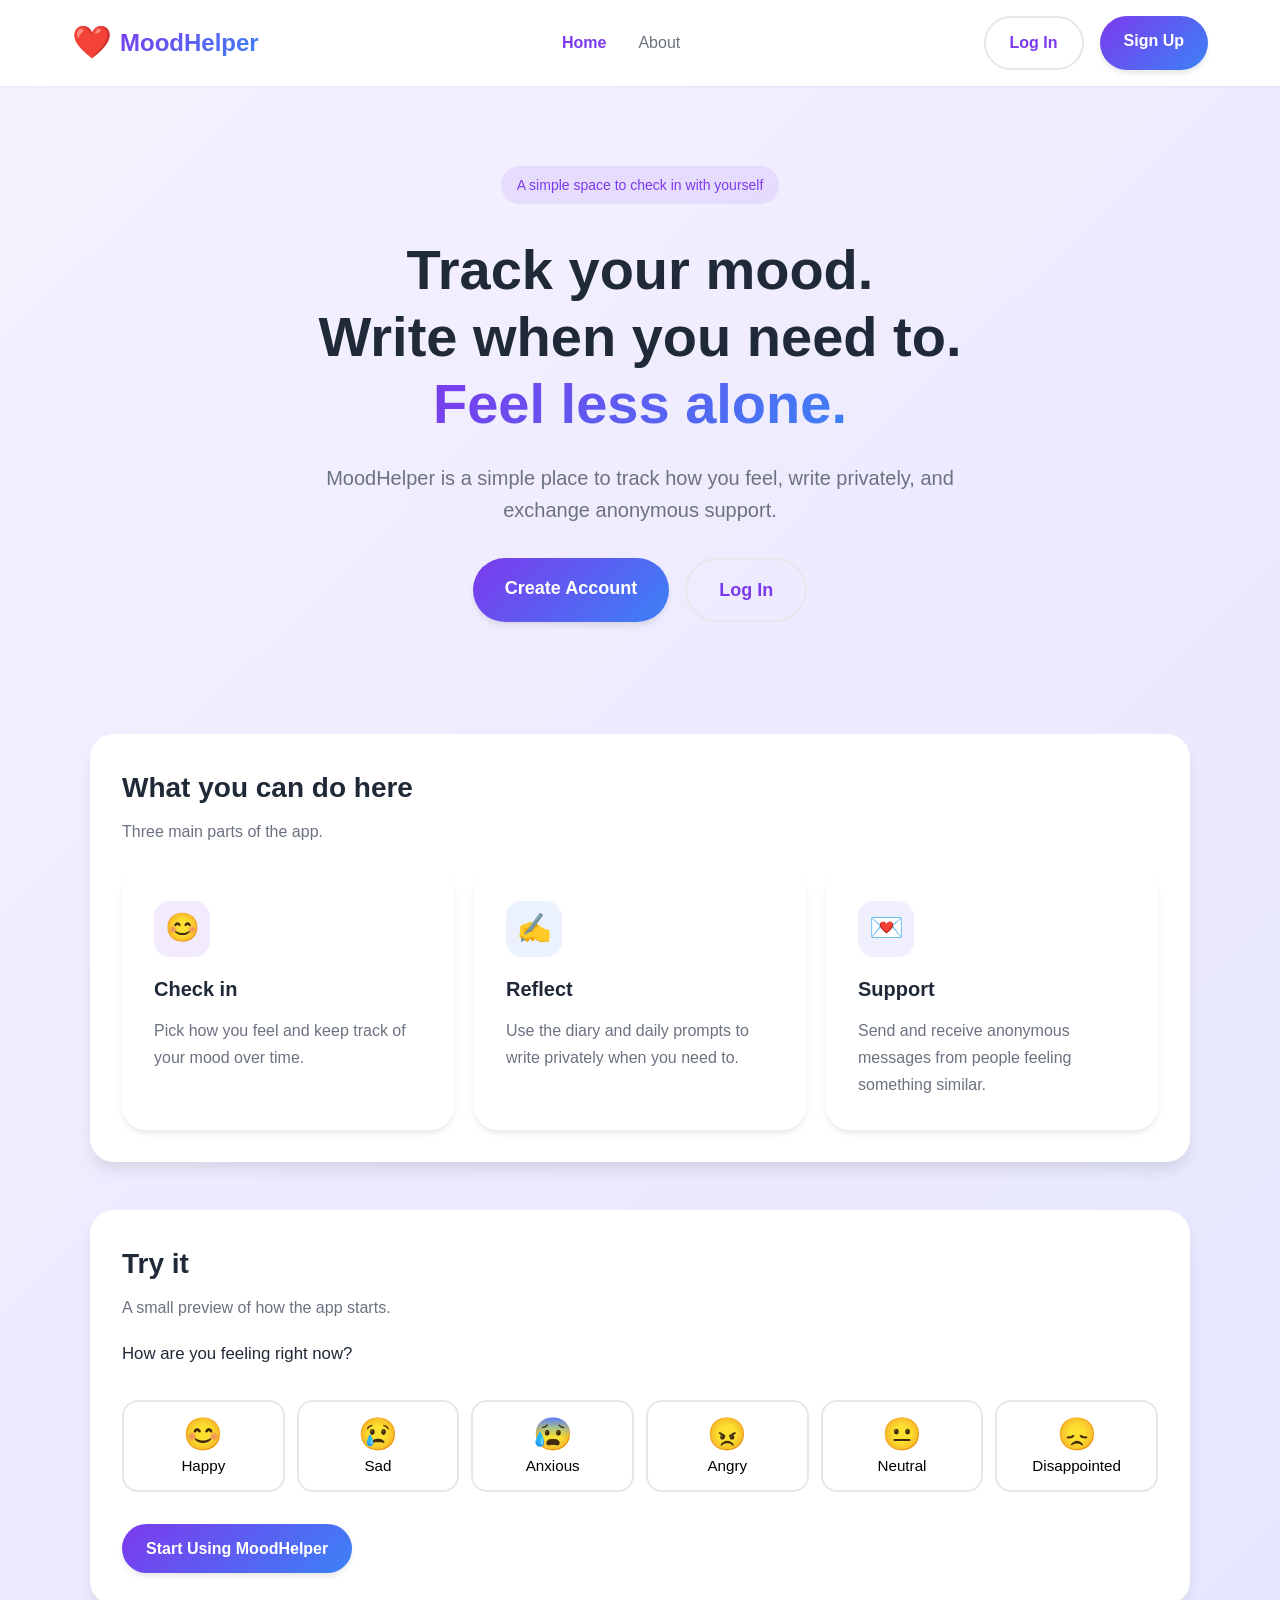
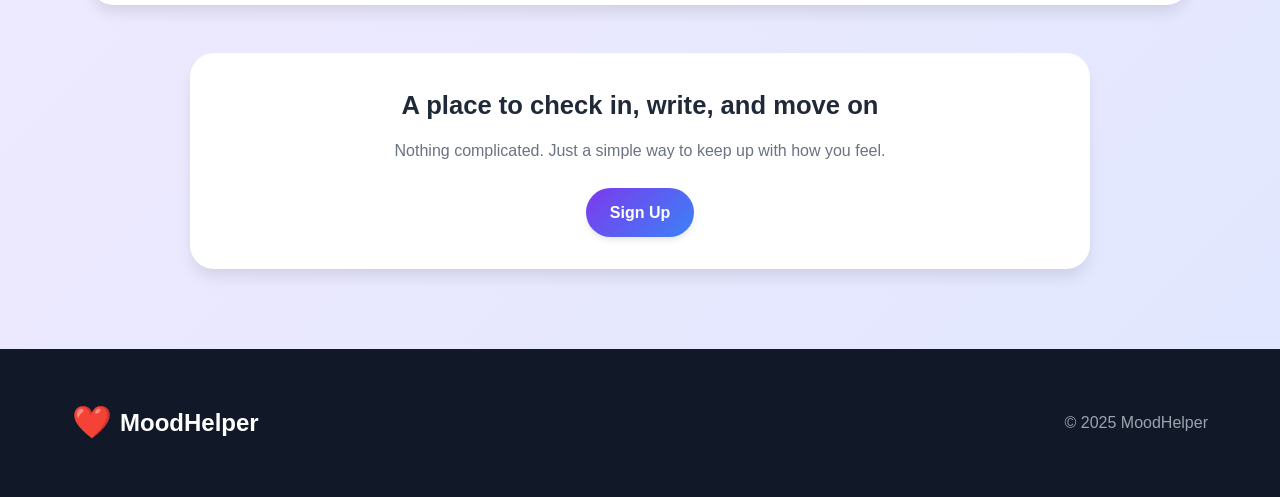
<file: index.html>
<!DOCTYPE html>
<html lang="en">
<head>
    <meta charset="UTF-8">
    <meta name="viewport" content="width=device-width, initial-scale=1.0">
    <title>MoodHelper</title>
    <link rel="stylesheet" href="css/styles.css">
</head>
<body>

    <nav class="navbar">
        <div class="container">
            <a href="index.html" class="logo">
                <span class="logo-icon">❤️</span>
                <span class="logo-text">MoodHelper</span>
            </a>

            <input type="checkbox" id="nav-menu-toggle" class="nav-menu-toggle">

            <label for="nav-menu-toggle" class="hamburger" aria-label="Open navigation menu">
                <span></span>
                <span></span>
                <span></span>
            </label>

            <ul class="nav-links">
                <li><a href="index.html" class="active">Home</a></li>
                <li><a href="about.html">About</a></li>
            </ul>

            <div class="nav-buttons">
                <a href="login.php" class="btn btn-secondary">Log In</a>
                <a href="signup.php" class="btn btn-primary">Sign Up</a>
            </div>
        </div>
    </nav>

    <section class="hero">
        <div class="container" style="max-width: 900px;">
            <div class="hero-badge">
                
                <span>A simple space to check in with yourself</span>
            </div>

            <h1>
                Track your mood.<br>
                Write when you need to.<br>
                <span class="gradient-text">Feel less alone.</span>
            </h1>

            <p style="max-width: 700px; margin: 0 auto 2rem;">
                MoodHelper is a simple place to track how you feel, write privately, and exchange anonymous support.
            </p>

            <div class="hero-buttons">
                <a href="signup.php" class="btn btn-primary btn-large">Create Account</a>
                <a href="login.php" class="btn btn-secondary btn-large">Log In</a>
            </div>
        </div>
    </section>

    <section class="container" style="margin-top: 2rem;">
        <div class="card" style="max-width: 1100px; margin: 0 auto 3rem auto;">
            <div style="margin-bottom: 1.5rem;">
                <h2 style="font-size: 1.75rem; margin-bottom: 0.5rem;">What you can do here</h2>
                <p style="color: var(--text-secondary); margin: 0;">
                    Three main parts of the app.
                </p>
            </div>

            <div class="index-feature-grid">
                    <div class="feature-card">
                    <div class="feature-icon" style="background: rgba(124, 58, 237, 0.1); color: #7c3aed;">
                        😊
                    </div>
                    <h3>Check in</h3>
                    <p>Pick how you feel and keep track of your mood over time.</p>
                </div>

                <div class="feature-card">
                    <div class="feature-icon" style="background: rgba(59, 130, 246, 0.1); color: #3b82f6;">
                        ✍️
                    </div>
                    <h3>Reflect</h3>
                    <p>Use the diary and daily prompts to write privately when you need to.</p>
                </div>

                <div class="feature-card">
                    <div class="feature-icon" style="background: rgba(99, 102, 241, 0.1); color: #6366f1;">
                        💌
                    </div>
                    <h3>Support</h3>
                    <p>Send and receive anonymous messages from people feeling something similar.</p>
                </div>
            </div>
        </div>
    </section>

    <section class="container" style="margin-bottom: 3rem;">
        <div class="card" style="max-width: 1100px; margin: 0 auto;">
            <div style="margin-bottom: 1.25rem;">
                <h2 style="font-size: 1.75rem; margin-bottom: 0.5rem;">Try it</h2>
                <p style="color: var(--text-secondary); margin: 0;">
                    A small preview of how the app starts.
                </p>
            </div>

            <div style="margin-bottom: 1rem;">
                <label style="font-size: 1.05rem; display: block; margin-bottom: 1rem;">
                    How are you feeling right now?
                </label>

                <div class="emotion-grid" id="previewMoodButtons" style="display: grid; grid-template-columns: repeat(6, 1fr); gap: 0.75rem;">
                    <button class="emotion-btn" type="button" data-message="Good. Hold onto that.">
                        <span class="emotion-emoji">😊</span>
                        <span>Happy</span>
                    </button>
                    <button class="emotion-btn" type="button" data-message="It helps to name it. That already counts.">
                        <span class="emotion-emoji">😢</span>
                        <span>Sad</span>
                    </button>
                    <button class="emotion-btn" type="button" data-message="Try to focus on one thing, not everything at once.">
                        <span class="emotion-emoji">😰</span>
                        <span>Anxious</span>
                    </button>
                    <button class="emotion-btn" type="button" data-message="Take a pause before reacting.">
                        <span class="emotion-emoji">😠</span>
                        <span>Angry</span>
                    </button>
                    <button class="emotion-btn" type="button" data-message="A quiet day still says something.">
                        <span class="emotion-emoji">😐</span>
                        <span>Neutral</span>
                    </button>
                    <button class="emotion-btn" type="button" data-message="You do not have to fix everything today.">
                        <span class="emotion-emoji">😞</span>
                        <span>Disappointed</span>
                    </button>
                </div>
            </div>

            <div id="previewResponse" style="display: none; margin-top: 1.5rem; padding: 1.25rem; background: rgba(124, 58, 237, 0.05); border-radius: 12px;">
                <p id="previewResponseText" style="margin: 0 0 1rem 0; font-weight: 500;"></p>
                <p style="margin: 0; color: var(--text-secondary);">
                    Inside MoodHelper, you can save your mood, write about it, and receive anonymous support.
                </p>
            </div>

            <div style="margin-top: 2rem;">
                <a href="signup.php" class="btn btn-primary">Start Using MoodHelper</a>
            </div>
        </div>
    </section>

    <section class="container" style="margin-bottom: 3rem;">
        <div class="card" style="max-width: 900px; margin: 0 auto; text-align: center;">
            <h2 style="font-size: 1.6rem; margin-bottom: 0.75rem;">A place to check in, write, and move on</h2>
            <p style="color: var(--text-secondary); margin-bottom: 1.5rem;">
                Nothing complicated. Just a simple way to keep up with how you feel.
            </p>
            <a href="signup.php" class="btn btn-primary">Sign Up</a>
        </div>
    </section>

    <footer class="footer">
        <div class="container">
            <div class="footer-content">
                <div class="logo">
                    <span class="logo-icon">❤️</span>
                    <span class="logo-text">MoodHelper</span>
                </div>
                <p>© 2025 MoodHelper</p>
            </div>
        </div>
    </footer>

    <script>
        const previewButtons = document.querySelectorAll('#previewMoodButtons .emotion-btn');
        const previewResponse = document.getElementById('previewResponse');
        const previewResponseText = document.getElementById('previewResponseText');

        previewButtons.forEach(button => {
            button.addEventListener('click', function () {
                previewButtons.forEach(btn => btn.classList.remove('selected'));
                this.classList.add('selected');

                previewResponseText.textContent = this.getAttribute('data-message');
                previewResponse.style.display = 'block';
            });
        });
    </script>

</body>
</html>
</file>
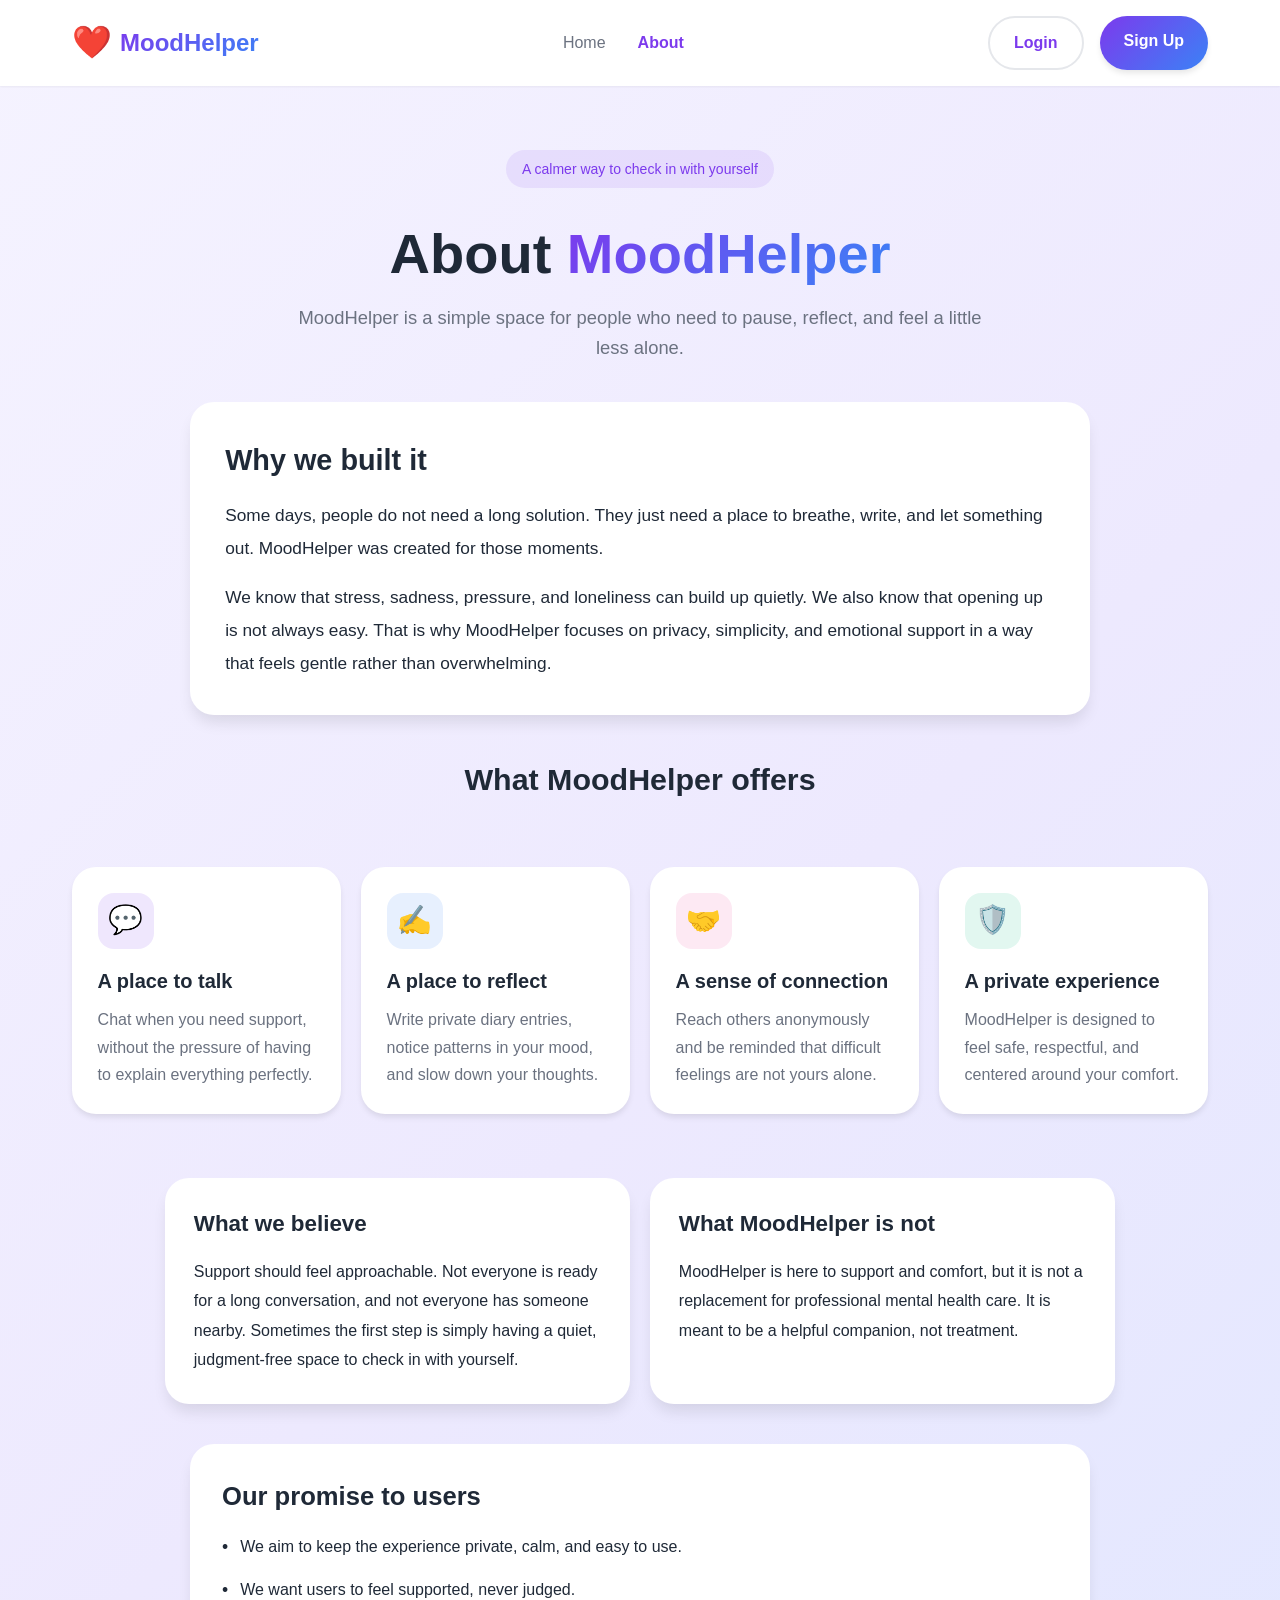
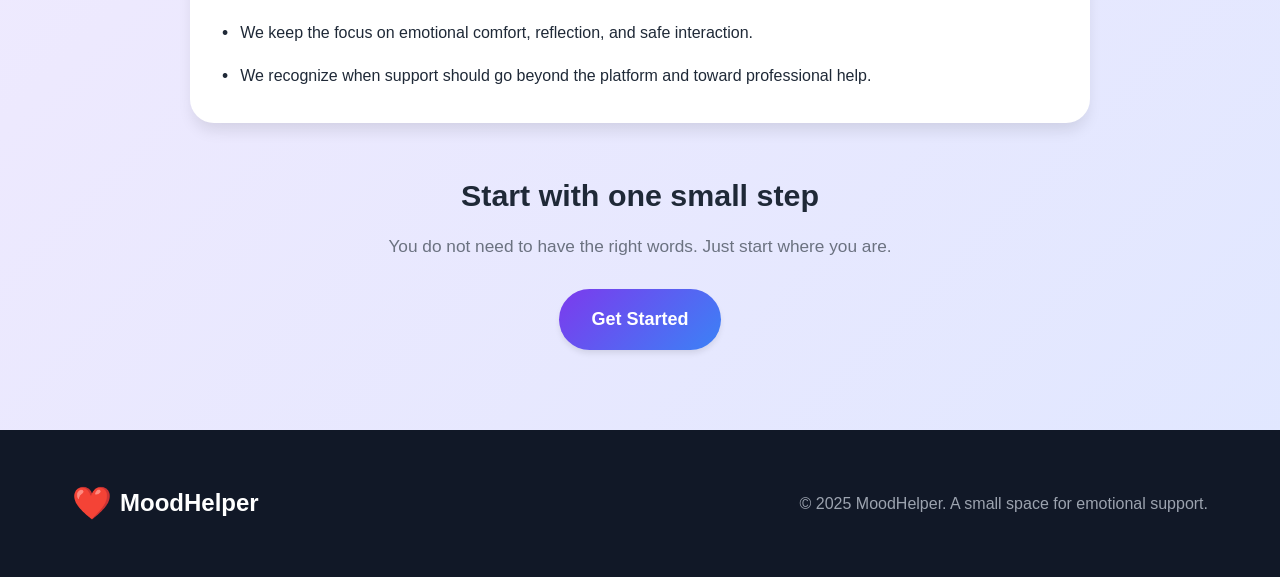
<file: about.html>
<!DOCTYPE html>
<html lang="en">
<head>
    <meta charset="UTF-8">
    <meta name="viewport" content="width=device-width, initial-scale=1.0">
    <title>About MoodHelper</title>
    <link rel="stylesheet" href="css/styles.css">
</head>
<body>
    <nav class="navbar">
        <div class="container">
            <a href="index.html" class="logo">
                <span class="logo-icon">❤️</span>
                <span class="logo-text">MoodHelper</span>
            </a>

            <input type="checkbox" id="nav-menu-toggle" class="nav-menu-toggle">

            <label for="nav-menu-toggle" class="hamburger" aria-label="Open navigation menu">
                <span></span>
                <span></span>
                <span></span>
            </label>

            <ul class="nav-links">
                <li><a href="index.html">Home</a></li>
                <li><a href="about.html" class="active">About</a></li>
            </ul>

            <div class="nav-buttons">
                <a href="login.php" class="btn btn-secondary">Login</a>
                <a href="signup.php" class="btn btn-primary">Sign Up</a>
            </div>
        </div>
    </nav>

    <section class="hero" style="padding: 4rem 0 2.5rem;">
        <div class="container" style="max-width: 850px;">
            <div class="hero-badge">A calmer way to check in with yourself</div>
            <h1 style="margin-bottom: 1rem;">
                About <span class="gradient-text">MoodHelper</span>
            </h1>
            <p style="max-width: 720px; margin: 0 auto; font-size: 1.15rem;">
                MoodHelper is a simple space for people who need to pause, reflect, and feel a little less alone.
            </p>
        </div>
    </section>

    <section class="container" style="margin-bottom: 2.5rem;">
        <div class="card" style="max-width: 900px; margin: 0 auto; padding: 2.2rem;">
            <h2 style="font-size: 1.8rem; margin-bottom: 1rem;">Why we built it</h2>
            <p style="font-size: 1.08rem; line-height: 1.9; color: var(--text-primary); margin-bottom: 1rem;">
                Some days, people do not need a long solution. They just need a place to breathe, write, and let something out.
                MoodHelper was created for those moments.
            </p>
            <p style="font-size: 1.08rem; line-height: 1.9; color: var(--text-primary);">
                We know that stress, sadness, pressure, and loneliness can build up quietly. We also know that opening up is not always easy.
                That is why MoodHelper focuses on privacy, simplicity, and emotional support in a way that feels gentle rather than overwhelming.
            </p>
        </div>
    </section>

    <section class="container" style="margin-bottom: 2.5rem;">
        <h2 class="text-center" style="font-size: 1.9rem; margin-bottom: 2rem;">What MoodHelper offers</h2>

        <div class="features" style="grid-template-columns: repeat(auto-fit, minmax(240px, 1fr)); gap: 1.25rem;">
            <div class="feature-card" style="padding: 1.6rem;">
                <div class="feature-icon" style="background: rgba(124, 58, 237, 0.12); color: #7c3aed;">💬</div>
                <h3 style="margin-bottom: 0.6rem;">A place to talk</h3>
                <p>
                    Chat when you need support, without the pressure of having to explain everything perfectly.
                </p>
            </div>

            <div class="feature-card" style="padding: 1.6rem;">
                <div class="feature-icon" style="background: rgba(59, 130, 246, 0.12); color: #3b82f6;">✍️</div>
                <h3 style="margin-bottom: 0.6rem;">A place to reflect</h3>
                <p>
                    Write private diary entries, notice patterns in your mood, and slow down your thoughts.
                </p>
            </div>

            <div class="feature-card" style="padding: 1.6rem;">
                <div class="feature-icon" style="background: rgba(236, 72, 153, 0.12); color: #ec4899;">🤝</div>
                <h3 style="margin-bottom: 0.6rem;">A sense of connection</h3>
                <p>
                    Reach others anonymously and be reminded that difficult feelings are not yours alone.
                </p>
            </div>

            <div class="feature-card" style="padding: 1.6rem;">
                <div class="feature-icon" style="background: rgba(16, 185, 129, 0.12); color: #10b981;">🛡️</div>
                <h3 style="margin-bottom: 0.6rem;">A private experience</h3>
                <p>
                    MoodHelper is designed to feel safe, respectful, and centered around your comfort.
                </p>
            </div>
        </div>
    </section>

    <section class="container" style="margin-bottom: 2.5rem;">
        <div style="
            max-width: 950px;
            margin: 0 auto;
            display: grid;
            grid-template-columns: repeat(auto-fit, minmax(280px, 1fr));
            gap: 1.25rem;
        ">
            <div class="card" style="padding: 1.8rem;">
                <h2 style="font-size: 1.4rem; margin-bottom: 0.9rem;">What we believe</h2>
                <p style="line-height: 1.85; color: var(--text-primary);">
                    Support should feel approachable. Not everyone is ready for a long conversation, and not everyone has someone nearby.
                    Sometimes the first step is simply having a quiet, judgment-free space to check in with yourself.
                </p>
            </div>

            <div class="card" style="padding: 1.8rem;">
                <h2 style="font-size: 1.4rem; margin-bottom: 0.9rem;">What MoodHelper is not</h2>
                <p style="line-height: 1.85; color: var(--text-primary);">
                    MoodHelper is here to support and comfort, but it is not a replacement for professional mental health care.
                    It is meant to be a helpful companion, not treatment.
                </p>
            </div>
        </div>
    </section>

    <section class="container" style="margin-bottom: 3rem;">
        <div class="card" style="max-width: 900px; margin: 0 auto; padding: 2rem;">
            <h2 style="font-size: 1.6rem; margin-bottom: 1rem;">Our promise to users</h2>

            <div style="display: grid; gap: 0.9rem;">
                <div style="display: flex; gap: 0.75rem; align-items: flex-start;">
                    <span style="font-size: 1.1rem;">•</span>
                    <p style="margin: 0; line-height: 1.8;">We aim to keep the experience private, calm, and easy to use.</p>
                </div>

                <div style="display: flex; gap: 0.75rem; align-items: flex-start;">
                    <span style="font-size: 1.1rem;">•</span>
                    <p style="margin: 0; line-height: 1.8;">We want users to feel supported, never judged.</p>
                </div>

                <div style="display: flex; gap: 0.75rem; align-items: flex-start;">
                    <span style="font-size: 1.1rem;">•</span>
                    <p style="margin: 0; line-height: 1.8;">We keep the focus on emotional comfort, reflection, and safe interaction.</p>
                </div>

                <div style="display: flex; gap: 0.75rem; align-items: flex-start;">
                    <span style="font-size: 1.1rem;">•</span>
                    <p style="margin: 0; line-height: 1.8;">We recognize when support should go beyond the platform and toward professional help.</p>
                </div>
            </div>
        </div>
    </section>

    <section class="container" style="text-align: center; margin-bottom: 3.5rem;">
        <h2 style="font-size: 1.9rem; margin-bottom: 0.8rem;">Start with one small step</h2>
        <p style="font-size: 1.08rem; color: var(--text-secondary); max-width: 620px; margin: 0 auto 1.8rem;">
            You do not need to have the right words. Just start where you are.
        </p>
        <a href="signup.php" class="btn btn-primary btn-large">Get Started</a>
    </section>

    <footer class="footer">
        <div class="container">
            <div class="footer-content">
                <div class="logo">
                    <span class="logo-icon">❤️</span>
                    <span class="logo-text">MoodHelper</span>
                </div>
                <p>© 2025 MoodHelper. A small space for emotional support.</p>
            </div>
        </div>
    </footer>

    <script src="js/main.js"></script>
</body>
</html>
</file>
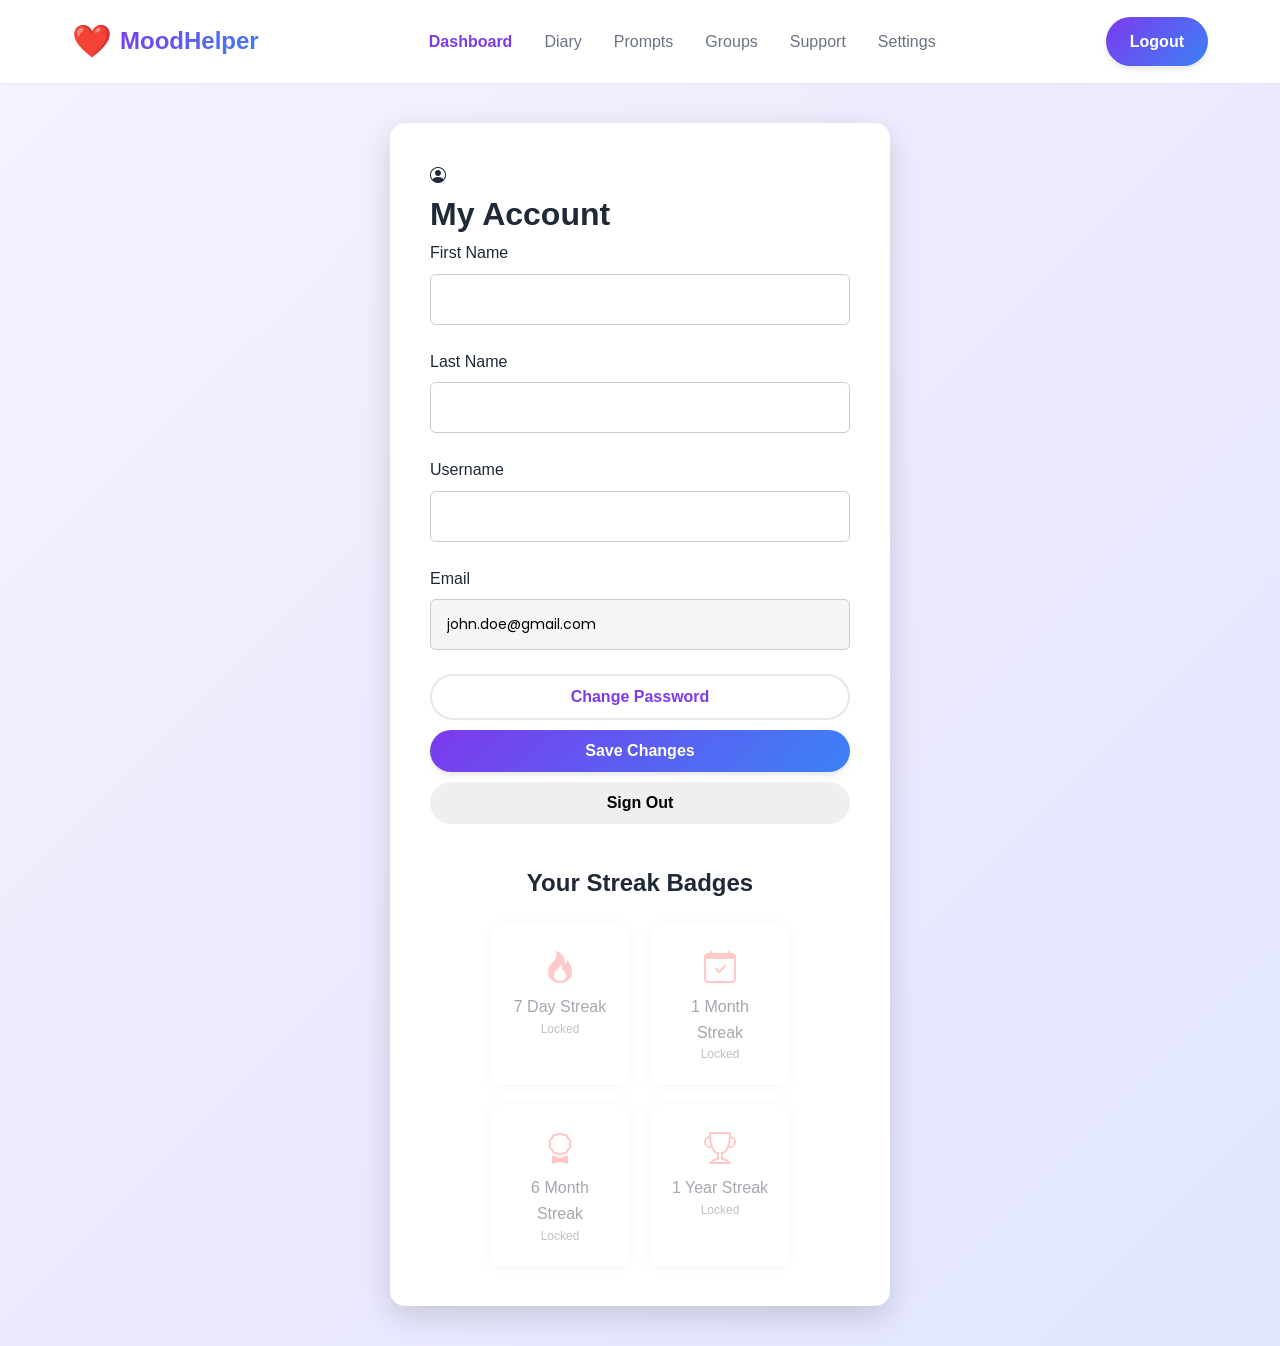
<file: account.html>
<!DOCTYPE html>
<html lang="en">
<head>
    <meta charset="UTF-8">
    <title>My Account - Moodhelper</title>
    <meta name="viewport" content="width=device-width, initial-scale=1.0">

    <link rel="icon" href="../Images/home/cart3.svg">
    <link rel="stylesheet" href="https://cdn.jsdelivr.net/npm/bootstrap-icons@1.11.3/font/bootstrap-icons.min.css">
    <link href="https://fonts.googleapis.com/css2?family=Poppins:wght@300;400;500;600;600;700&display=swap" rel="stylesheet">

    <!-- External CSS -->
    <link rel="stylesheet" href="css/styles.css">
</head>
<body>


 <nav class="navbar">
    <div class="container">
        <a href="dashboard.html" class="logo">
            <span class="logo-icon">❤️</span>
            <span class="logo-text">MoodHelper</span>
        </a>
        <ul class="nav-links">
            <li><a href="dashboard.html" class="active">Dashboard</a></li>
            <li><a href="diary.html" class="">Diary</a></li>
            <li><a href="daily-prompt.html" class="">Prompts</a></li>
            <li><a href="groups.html" class="">Groups</a></li>
            <li><a href="mood-support.html" class="">Support</a></li>
            <li><a href="settings.html" class="">Settings</a></li>
        </ul>
        <div class="nav-buttons">
            <a href="index.html" class="btn btn-primary">Logout</a>
        </div>
    </div>
</nav>

<main class="main-content">
    <div class="profile-container">
        <i class="bi bi-person-circle profile-icon"></i>
        <h1>My Account</h1>

        <form class="profile-form" id="profileForm">

            <div class="form-group">
                <label for="Fname">First Name</label>
                <input type="text" id="Fname" required autocomplete="given-name">
            </div>

            <div class="form-group">
                <label for="Lname">Last Name</label>
                <input type="text" id="Lname" required autocomplete="family-name">
            </div>


            <div class="form-group">
                <label for="username">Username</label>
                <input type="text" id="username" required>
            </div>

            <div class="form-group">
                <label for="email">Email</label>
                <input type="email" id="email" value="john.doe@gmail.com" readonly autocomplete="email">
            </div>

            <button type="button" class="btn btn-secondary"
                onclick="location.href='Change_pass.html'">
                Change Password
            </button>

            <button type="submit" class="btn btn-primary">
                Save Changes
            </button>

            <button type="button" class="btn btn-danger" id="logoutBtn">
                Sign Out
            </button>

        </form>
        <div class="badge-section">
    <h2>Your Streak Badges</h2>

    <div class="badges-container">

        <div class="badge-card locked">
            <i class="bi bi-fire"></i>
            <p>7 Day Streak</p>
            <span>Locked</span>
        </div>

        <div class="badge-card locked">
            <i class="bi bi-calendar-check"></i>
            <p>1 Month Streak</p>
            <span>Locked</span>
        </div>

        <div class="badge-card locked">
            <i class="bi bi-award"></i>
            <p>6 Month Streak</p>
            <span>Locked</span>
        </div>

        <div class="badge-card locked">
            <i class="bi bi-trophy"></i>
            <p>1 Year Streak</p>
            <span>Locked</span>
        </div>

    </div>
</div>
    </div>
</main>

<script src="../js/account.js"></script>
</body>
</html>
</file>
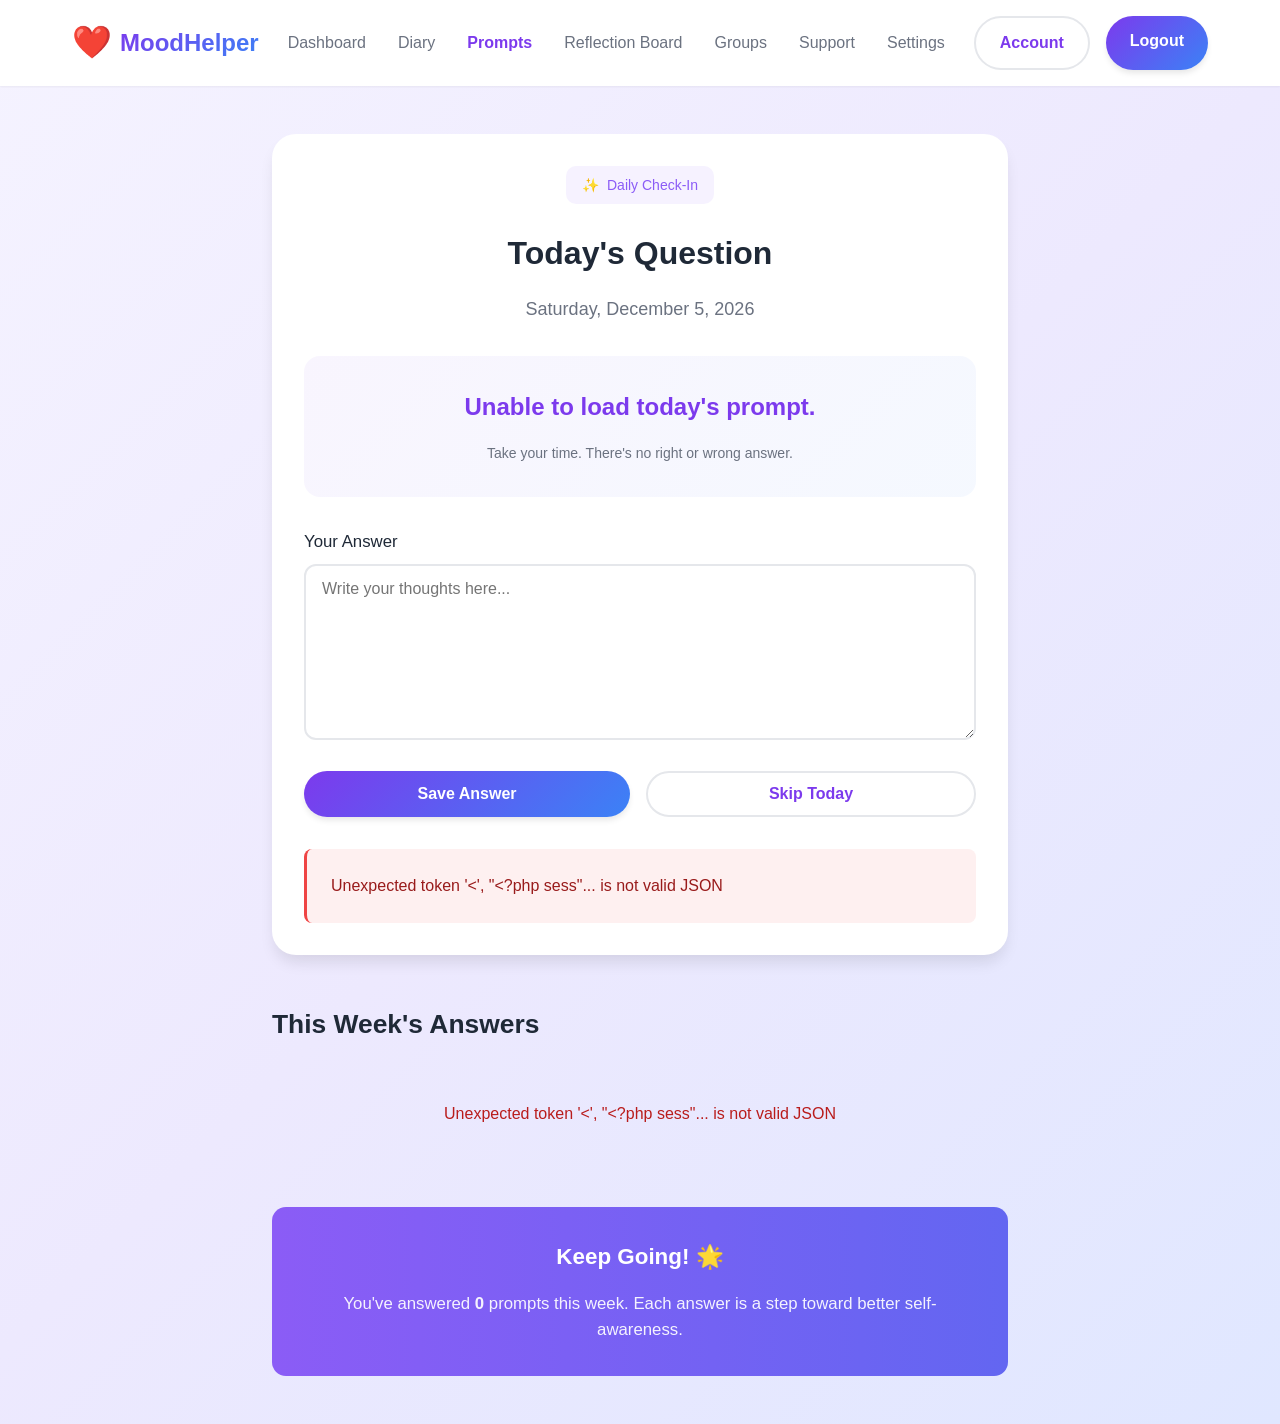
<file: daily-prompt.html>
<!DOCTYPE html>
<html lang="en">
<head>
    <meta charset="UTF-8">
    <meta name="viewport" content="width=device-width, initial-scale=1.0">
    <title>Daily Prompt - MoodHelper</title>
    <link rel="stylesheet" href="css/styles.css">
</head>
<body>
    
    <nav class="navbar">
    <div class="container">
        <a href="dashboard.html" class="logo">
            <span class="logo-icon">❤️</span>
            <span class="logo-text">MoodHelper</span>
        </a>
        <ul class="nav-links">
            <li><a href="dashboard.html" class="">Dashboard</a></li>
            <li><a href="diary.html" class="">Diary</a></li>
            <li><a href="daily-prompt.html" class="active">Prompts</a></li>
            <li><a href="reflection-board.html" >Reflection Board</a></li>
            <li><a href="groups.html" class="">Groups</a></li>
            <li><a href="mood-support.html" class="">Support</a></li>
            <li><a href="settings.html" class="">Settings</a></li>
        </ul>
        <div class="nav-buttons">
            <a href="account.html" class="btn btn-secondary">Account</a>
            <a href="index.html" class="btn btn-primary">Logout</a>
        </div>
    </div>
</nav>

   

    <div class="container" style="padding: 3rem 2rem; max-width: 800px;">
    
        <div class="card fade-in">
            <div style="text-align: center; margin-bottom: 2rem;">
                <div style="display: inline-flex; align-items: center; gap: 0.5rem; background: rgba(139, 92, 246, 0.08); color: #8b5cf6; padding: 0.5rem 1rem; border-radius: 10px; font-size: 0.875rem; font-weight: 500; margin-bottom: 1.5rem;">
                    <span>✨</span>
                    <span>Daily Check-In</span>
                </div>
                <h1 style="font-size: 2rem; margin-bottom: 1rem; font-weight: 600;">
                    Today's Question
                </h1>
                <p style="color: var(--text-secondary); font-size: 1.125rem;" id="currentDate">
                    
                </p>
            </div>

            <div style="background: linear-gradient(135deg, rgba(124, 58, 237, 0.05), rgba(59, 130, 246, 0.05)); padding: 2rem; border-radius: 1rem; margin-bottom: 2rem; text-align: center;">
                <h2 style="font-size: 1.5rem; color: var(--primary-purple); margin-bottom: 1rem;" id="promptQuestion">
                   
                </h2>
                <p style="color: var(--text-secondary); font-size: 0.875rem;">
                    Take your time. There's no right or wrong answer.
                </p>
            </div>

            <div class="form-group">
                <label style="font-size: 1.05rem;">Your Answer</label>
                <textarea 
                    class="form-control" 
                    id="promptAnswer"
                    placeholder="Write your thoughts here..."
                    rows="8"
                ></textarea>
            </div>

            <div style="display: flex; gap: 1rem; flex-wrap: wrap;">
                <button class="btn btn-primary" id="submitPrompt" style="flex: 1;">
                    Save Answer
                </button>
                <button class="btn btn-secondary" id="skipPrompt" style="flex: 1;">
                    Skip Today
                </button>
            </div>

          
            <div id="successMessage" style="display: none; margin-top: 2rem; padding: 1.5rem; background: rgba(5, 150, 105, 0.08); border-left: 3px solid #059669; border-radius: 8px;">
                <p style="color: #065f46; font-weight: 500; margin: 0;">
                    ✓ Your answer has been saved! Check it out in your weekly summary below.
                </p>
            </div>
        </div>

        <div style="margin-top: 3rem;">
            <h2 style="font-size: 1.65rem; margin-bottom: 1.5rem; font-weight: 600;">
                This Week's Answers
            </h2>
            <div id="weeklyReflections" class="diary-entries">
          
            </div>
        </div>

        <div style="margin-top: 3rem; text-align: center; padding: 2rem; background: linear-gradient(to right, #8b5cf6, #6366f1); border-radius: 14px; color: white;">
            <h3 style="font-size: 1.4rem; margin-bottom: 1rem; font-weight: 600;">
                Keep Going! 🌟
            </h3>
            <p style="font-size: 1.05rem; opacity: 0.92;">
                You've answered <strong id="completedCount">0</strong> prompts this week. 
                Each answer is a step toward better self-awareness.
            </p>
        </div>
    </div>

    <script src="js/daily-prompt.js"></script>
</body>
</html>
</file>
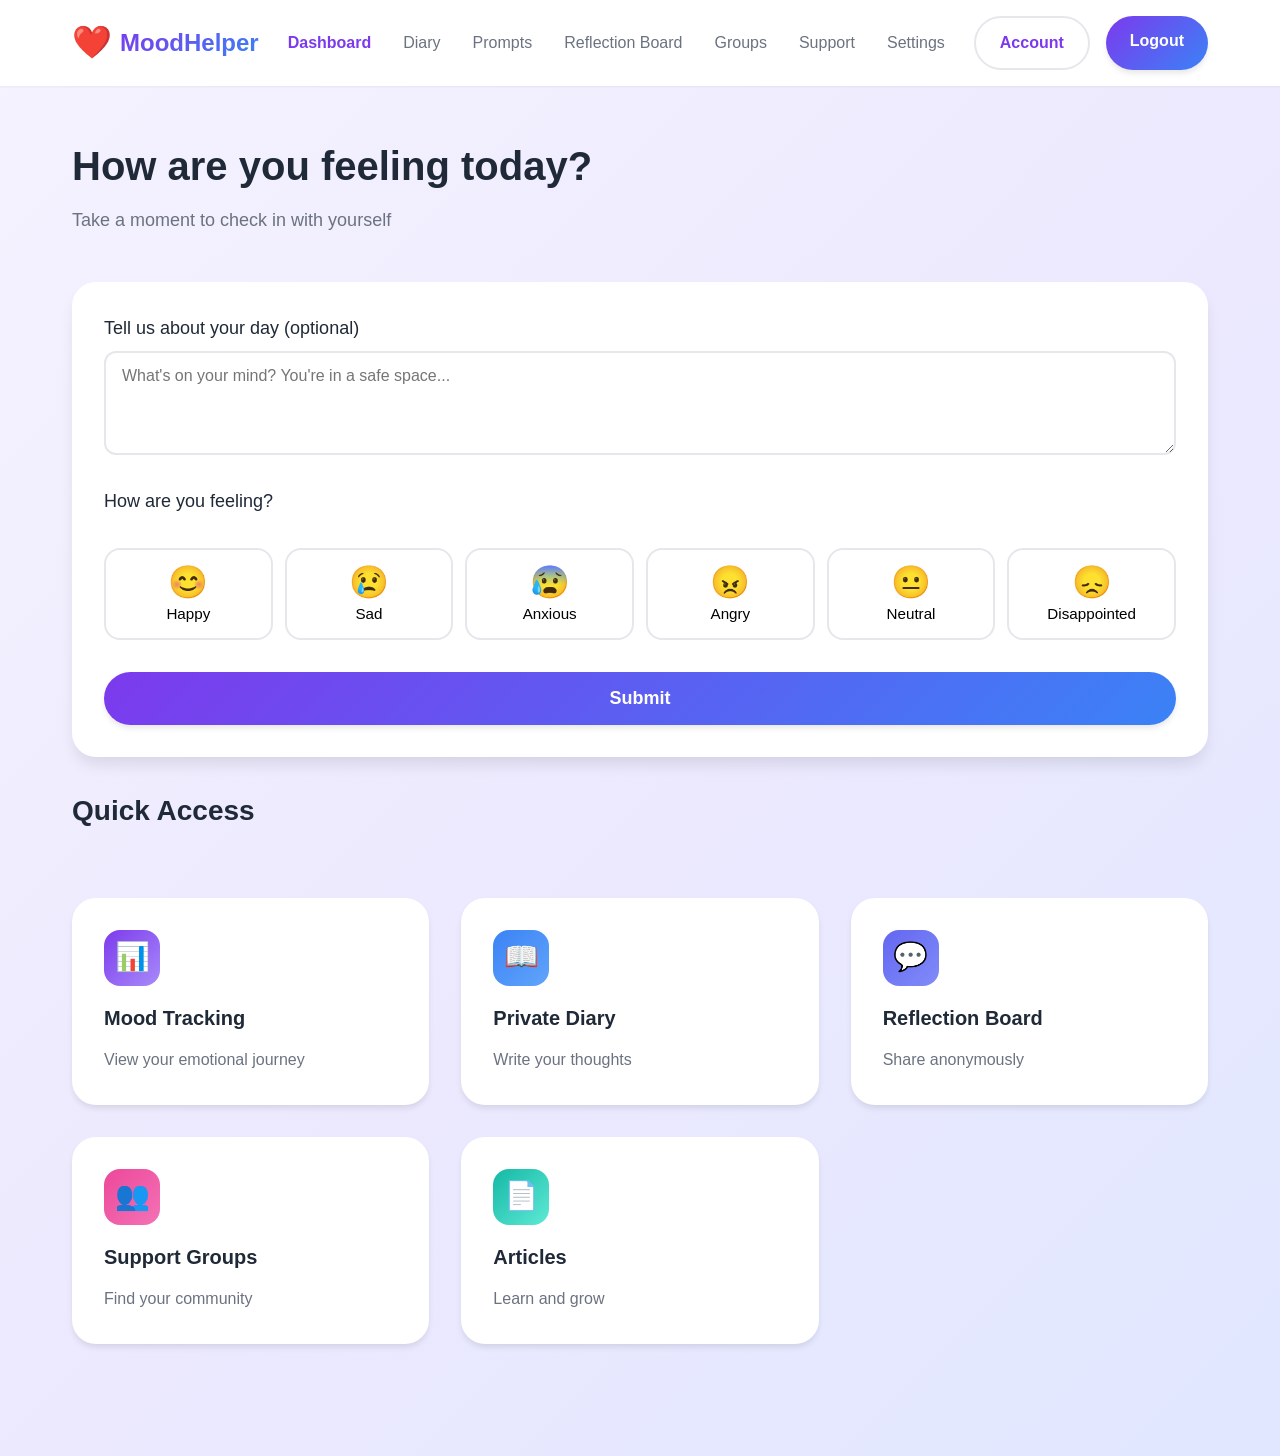
<file: dashboard.html>
<!DOCTYPE html>
<html lang="en">
<head>
    <meta charset="UTF-8">
    <meta name="viewport" content="width=device-width, initial-scale=1.0">
    <title>Dashboard - MoodHelper</title>
    <link rel="stylesheet" href="css/styles.css">
</head>
<body>
    
    <nav class="navbar">
    <div class="container">
        <a href="dashboard.html" class="logo">
            <span class="logo-icon">❤️</span>
            <span class="logo-text">MoodHelper</span>
        </a>
        <ul class="nav-links">
            <li><a href="dashboard.html" class="active">Dashboard</a></li>
            <li><a href="diary.html" class="">Diary</a></li>
            <li><a href="daily-prompt.html" class="">Prompts</a></li>
            <li><a href="reflection-board.html" >Reflection Board</a></li>
            <li><a href="groups.html" class="">Groups</a></li>
            <li><a href="mood-support.html" class="">Support</a></li>
            <li><a href="settings.html" class="">Settings</a></li>
        </ul>
        <div class="nav-buttons">
            <a href="account.html" class="btn btn-secondary">Account</a>
            <a href="index.html" class="btn btn-primary">Logout</a>
        </div>
    </div>
</nav>

    <div class="container" style="padding: 3rem 2rem;">
      
        <div style="margin-bottom: 3rem;">
            <h1 style="font-size: 2.5rem; margin-bottom: 0.5rem;">
                How are you feeling today?
            </h1>
            <p style="font-size: 1.125rem; color: var(--text-secondary);">
                Take a moment to check in with yourself
            </p>
        </div>

       
        <div class="card" style="margin-bottom: 2rem;">
            <div class="form-group">
                <label style="font-size: 1.125rem;">Tell us about your day (optional)</label>
                <textarea 
                    class="form-control" 
                    id="feelingText"
                    placeholder="What's on your mind? You're in a safe space..."
                    rows="4"
                ></textarea>
            </div>

           
            <div>
                <label style="font-size: 1.125rem; display: block; margin-bottom: 1rem;">
                    How are you feeling?
                </label>
                <div class="emotion-grid">
                    <button class="emotion-btn" data-emotion="happy">
                        <span class="emotion-emoji">😊</span>
                        <span>Happy</span>
                    </button>
                    <button class="emotion-btn" data-emotion="sad">
                        <span class="emotion-emoji">😢</span>
                        <span>Sad</span>
                    </button>
                    <button class="emotion-btn" data-emotion="anxious">
                        <span class="emotion-emoji">😰</span>
                        <span>Anxious</span>
                    </button>
                    <button class="emotion-btn" data-emotion="angry">
                        <span class="emotion-emoji">😠</span>
                        <span>Angry</span>
                    </button>
                    <button class="emotion-btn" data-emotion="neutral">
                        <span class="emotion-emoji">😐</span>
                        <span>Neutral</span>
                    </button>
                    <button class="emotion-btn" data-emotion="disappointed">
                        <span class="emotion-emoji">😞</span>
                        <span>Disappointed</span>
                    </button>
                </div>
            </div>

          
            <div style="margin-top: 2rem;">
                <button class="btn btn-primary btn-large" id="submitFeeling" style="width: 100%;">
                    Submit
                </button>
            </div>

            <div id="messageOption" style="display: none; margin-top: 2rem; padding: 1.5rem; background: rgba(124, 58, 237, 0.05); border-radius: 1rem;">
                <div style="display: flex; align-items: center; gap: 0.75rem; margin-bottom: 1rem;">
                    <input type="checkbox" id="sendAnonymousMsg" style="width: 20px; height: 20px; cursor: pointer;">
                    <label for="sendAnonymousMsg" style="cursor: pointer; font-size: 1.125rem; margin: 0;">
                        Would you like to send an anonymous message to someone feeling a similar emotion?
                    </label>
                </div>
                <p style="color: var(--text-secondary); font-size: 0.875rem; margin: 0;">
                    Your message will brighten someone's day and help them feel less alone
                </p>
            </div>
        </div>

        <div>
            <h2 style="font-size: 1.75rem; margin-bottom: 1.5rem;">Quick Access</h2>
            <div class="features">
                <a href="mood-tracking.html" class="feature-card" style="text-decoration: none; color: inherit;">
                    <div class="feature-icon" style="background: linear-gradient(135deg, #7c3aed, #a78bfa); color: white;">
                        📊
                    </div>
                    <h3>Mood Tracking</h3>
                    <p>View your emotional journey</p>
                </a>

                <a href="diary.html" class="feature-card" style="text-decoration: none; color: inherit;">
                    <div class="feature-icon" style="background: linear-gradient(135deg, #3b82f6, #60a5fa); color: white;">
                        📖
                    </div>
                    <h3>Private Diary</h3>
                    <p>Write your thoughts</p>
                </a>

                <a href="reflection-board.html" class="feature-card" style="text-decoration: none; color: inherit;">
                    <div class="feature-icon" style="background: linear-gradient(135deg, #6366f1, #818cf8); color: white;">
                        💬
                    </div>
                    <h3>Reflection Board</h3>
                    <p>Share anonymously</p>
                </a>

                <a href="groups.html" class="feature-card" style="text-decoration: none; color: inherit;">
                    <div class="feature-icon" style="background: linear-gradient(135deg, #ec4899, #f472b6); color: white;">
                        👥
                    </div>
                    <h3>Support Groups</h3>
                    <p>Find your community</p>
                </a>

                <a href="articles.html" class="feature-card" style="text-decoration: none; color: inherit;">
                    <div class="feature-icon" style="background: linear-gradient(135deg, #14b8a6, #5eead4); color: white;">
                        📄
                    </div>
                    <h3>Articles</h3>
                    <p>Learn and grow</p>
                </a>
            </div>
        </div>
    </div>

    <script src="js/dashboard.js"></script>
</body>
</html>
</file>
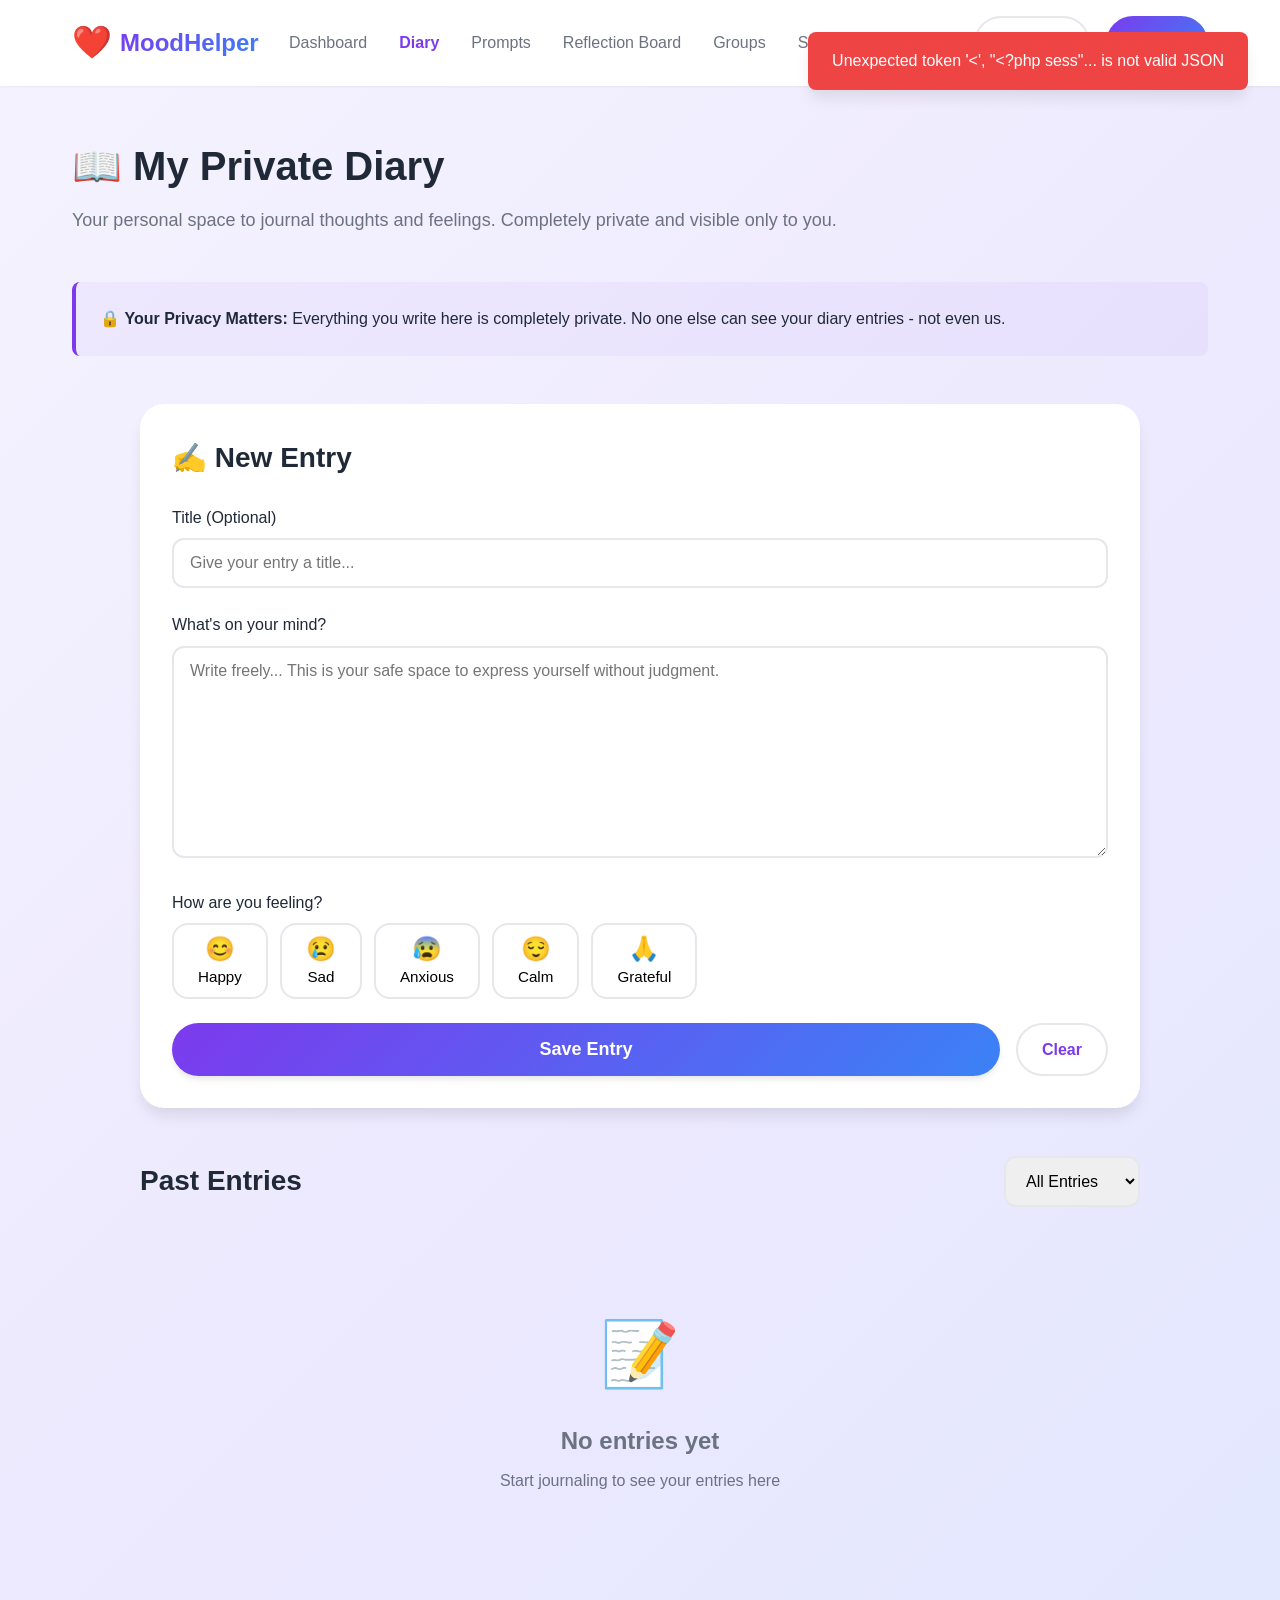
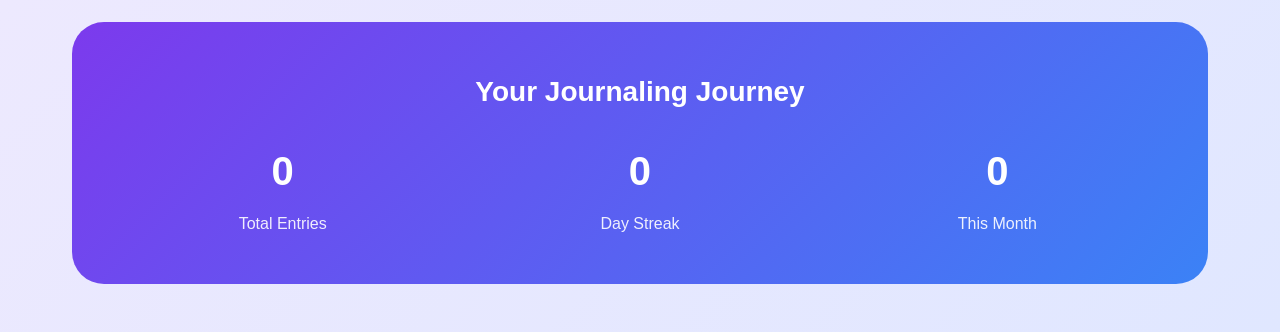
<file: diary.html>
<!DOCTYPE html>
<html lang="en">
<head>
    <meta charset="UTF-8">
    <meta name="viewport" content="width=device-width, initial-scale=1.0">
    <title>Private Diary - MoodHelper</title>
    <link rel="stylesheet" href="css/styles.css">
</head>
<body>
    
    <nav class="navbar">
    <div class="container">
        <a href="dashboard.html" class="logo">
            <span class="logo-icon">❤️</span>
            <span class="logo-text">MoodHelper</span>
        </a>
        <ul class="nav-links">
            <li><a href="dashboard.html" class="">Dashboard</a></li>
            <li><a href="diary.html" class="active">Diary</a></li>
            <li><a href="daily-prompt.html" class="">Prompts</a></li>
            <li><a href="reflection-board.html" >Reflection Board</a></li>
            <li><a href="groups.html" class="">Groups</a></li>
            <li><a href="mood-support.html" class="">Support</a></li>
            <li><a href="settings.html" class="">Settings</a></li>
        </ul>
        <div class="nav-buttons">
            <a href="account.html" class="btn btn-secondary">Account</a>
            <a href="index.html" class="btn btn-primary">Logout</a>
        </div>
    </div>
</nav>

    <div class="container" style="padding: 3rem 2rem;">
      
        <div style="margin-bottom: 3rem;">
            <h1 style="font-size: 2.5rem; margin-bottom: 0.5rem;">
                📖 My Private Diary
            </h1>
            <p style="font-size: 1.125rem; color: var(--text-secondary);">
                Your personal space to journal thoughts and feelings. Completely private and visible only to you.
            </p>
        </div>

        <div style="background: rgba(124, 58, 237, 0.05); border-left: 4px solid var(--primary-purple); padding: 1.5rem; border-radius: 0.5rem; margin-bottom: 3rem;">
            <p style="margin: 0; color: var(--text-primary);">
                🔒 <strong>Your Privacy Matters:</strong> Everything you write here is completely private. 
                No one else can see your diary entries - not even us.
            </p>
        </div>

        <div style="display: grid; grid-template-columns: 1fr; gap: 3rem; max-width: 1000px; margin: 0 auto;">
       
            <div class="card">
                <h2 style="font-size: 1.75rem; margin-bottom: 1.5rem;">
                    ✍️ New Entry
                </h2>
                
                <div class="form-group">
                    <label>Title (Optional)</label>
                    <input 
                        type="text" 
                        class="form-control" 
                        id="entryTitle"
                        placeholder="Give your entry a title..."
                    >
                </div>

                <div class="form-group">
                    <label>What's on your mind?</label>
                    <textarea 
                        class="form-control" 
                        id="entryContent"
                        placeholder="Write freely... This is your safe space to express yourself without judgment."
                        rows="10"
                    ></textarea>
                </div>

                <div class="form-group">
                    <label>How are you feeling?</label>
                    <div style="display: flex; gap: 0.75rem; flex-wrap: wrap;">
                        <button class="emotion-btn" style="flex: 0 0 auto; padding: 0.75rem 1.5rem;" data-mood="happy">
                            <span class="emotion-emoji" style="font-size: 1.5rem;">😊</span>
                            <span>Happy</span>
                        </button>
                        <button class="emotion-btn" style="flex: 0 0 auto; padding: 0.75rem 1.5rem;" data-mood="sad">
                            <span class="emotion-emoji" style="font-size: 1.5rem;">😢</span>
                            <span>Sad</span>
                        </button>
                        <button class="emotion-btn" style="flex: 0 0 auto; padding: 0.75rem 1.5rem;" data-mood="anxious">
                            <span class="emotion-emoji" style="font-size: 1.5rem;">😰</span>
                            <span>Anxious</span>
                        </button>
                        <button class="emotion-btn" style="flex: 0 0 auto; padding: 0.75rem 1.5rem;" data-mood="calm">
                            <span class="emotion-emoji" style="font-size: 1.5rem;">😌</span>
                            <span>Calm</span>
                        </button>
                        <button class="emotion-btn" style="flex: 0 0 auto; padding: 0.75rem 1.5rem;" data-mood="grateful">
                            <span class="emotion-emoji" style="font-size: 1.5rem;">🙏</span>
                            <span>Grateful</span>
                        </button>
                    </div>
                </div>

                <div style="display: flex; gap: 1rem;">
                    <button class="btn btn-primary btn-large" id="saveEntry" style="flex: 1;">
                        Save Entry
                    </button>
                    <button class="btn btn-secondary" id="clearEntry">
                        Clear
                    </button>
                </div>

                
                <div id="successMsg" style="display: none; margin-top: 1.5rem; padding: 1rem; background: rgba(16, 185, 129, 0.1); border-left: 4px solid #10b981; border-radius: 0.5rem;">
                    <p style="color: #065f46; font-weight: 500; margin: 0;">
                        ✓ Entry saved successfully!
                    </p>
                </div>
            </div>

            <div>
                <div style="display: flex; justify-content: space-between; align-items: center; margin-bottom: 2rem;">
                    <h2 style="font-size: 1.75rem; margin: 0;">
                        Past Entries
                    </h2>
                    <select class="form-control" id="filterEntries" style="width: auto;">
                        <option value="all">All Entries</option>
                        <option value="week">This Week</option>
                        <option value="month">This Month</option>
                    </select>
                </div>

                <div id="diaryEntries" class="diary-entries">
           
                </div>

              
                <div id="emptyState" style="text-align: center; padding: 4rem 2rem; color: var(--text-secondary);">
                    <div style="font-size: 4rem; margin-bottom: 1rem;">📝</div>
                    <h3 style="font-size: 1.5rem; margin-bottom: 0.5rem;">No entries yet</h3>
                    <p>Start journaling to see your entries here</p>
                </div>
            </div>
        </div>

      
        <div style="margin-top: 4rem; background: linear-gradient(135deg, #7c3aed, #3b82f6); border-radius: 2rem; padding: 3rem; text-align: center; color: white;">
            <h3 style="font-size: 1.75rem; margin-bottom: 1.5rem;">
                Your Journaling Journey
            </h3>
            <div style="display: grid; grid-template-columns: repeat(auto-fit, minmax(150px, 1fr)); gap: 2rem;">
                <div>
                    <div style="font-size: 2.5rem; font-weight: bold; margin-bottom: 0.5rem;" id="totalEntries">0</div>
                    <div style="opacity: 0.9;">Total Entries</div>
                </div>
                <div>
                    <div style="font-size: 2.5rem; font-weight: bold; margin-bottom: 0.5rem;" id="currentStreak">0</div>
                    <div style="opacity: 0.9;">Day Streak</div>
                </div>
                <div>
                    <div style="font-size: 2.5rem; font-weight: bold; margin-bottom: 0.5rem;" id="thisMonth">0</div>
                    <div style="opacity: 0.9;">This Month</div>
                </div>
            </div>
        </div>
    </div>

    <script src="js/diary.js"></script>
</body>
</html>
</file>
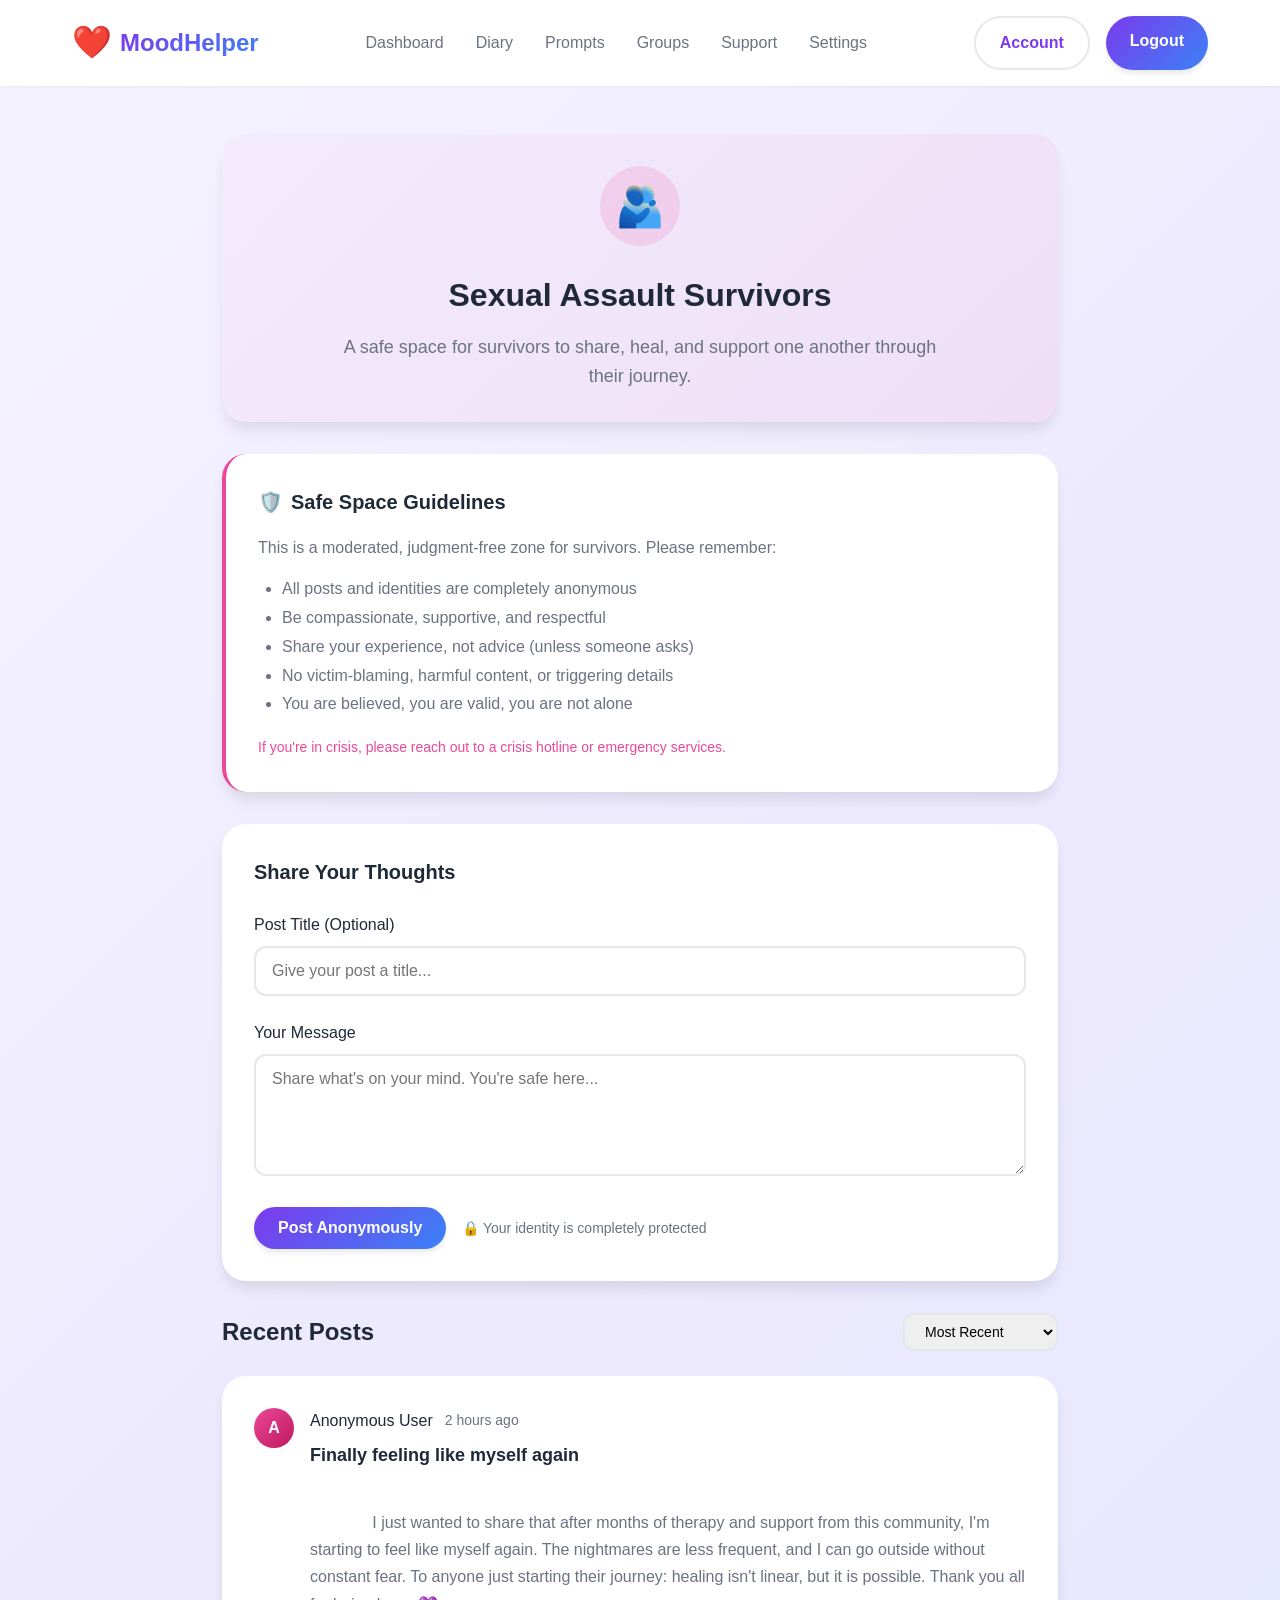
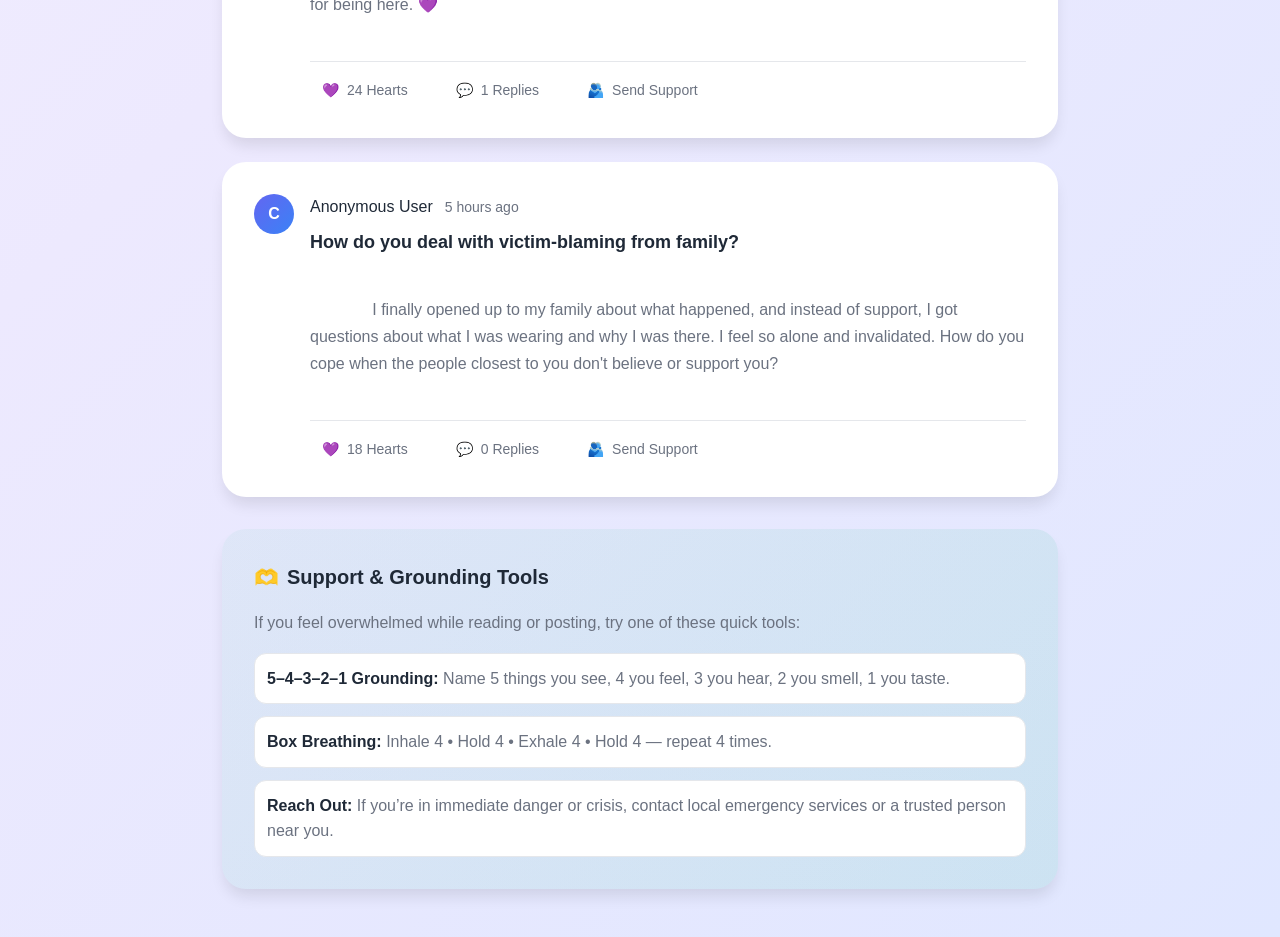
<file: group-sa.html>
<!DOCTYPE html>
<html lang="en">
<head>
    <meta charset="UTF-8">
    <meta name="viewport" content="width=device-width, initial-scale=1.0">
    <title>Sexual Assault Survivors - Support Group - MoodHelper</title>
    <link rel="stylesheet" href="css/styles.css">
</head>
<body>
    <!-- Navigation -->
    <nav class="navbar">
    <div class="container">
        <a href="dashboard.html" class="logo">
            <span class="logo-icon">❤️</span>
            <span class="logo-text">MoodHelper</span>
        </a>
        <ul class="nav-links">
            <li><a href="dashboard.html" class="">Dashboard</a></li>
            <li><a href="diary.html" class="">Diary</a></li>
            <li><a href="daily-prompt.html" class="">Prompts</a></li>
            <li><a href="groups.html" class="">Groups</a></li>
            <li><a href="mood-support.html" class="">Support</a></li>
            <li><a href="settings.html" class="">Settings</a></li>
        </ul>
        <div class="nav-buttons">
            <a href="account.html" class="btn btn-secondary">Account</a>
            <a href="index.html" class="btn btn-primary">Logout</a>
        </div>
    </div>
</nav>

    <div class="container" style="padding: 3rem 2rem; max-width: 900px;">
        <!-- Group Header -->
        <div class="card" style="margin-bottom: 2rem; background: linear-gradient(135deg, rgba(236, 72, 153, 0.03), rgba(236, 72, 153, 0.08));">
            <div style="text-align: center;">
                <div style="width: 80px; height: 80px; margin: 0 auto 1.5rem; background: rgba(236, 72, 153, 0.15); border-radius: 50%; display: flex; align-items: center; justify-content: center; font-size: 2.5rem;">
                    🫂
                </div>
                <h1 style="font-size: 2rem; margin-bottom: 0.75rem;">
                    Sexual Assault Survivors
                </h1>
                <p style="color: var(--text-secondary); font-size: 1.125rem; max-width: 600px; margin: 0 auto;">
                    A safe space for survivors to share, heal, and support one another through their journey.
                </p>
            </div>
        </div>

        <!-- Safe Space Guidelines -->
        <div class="card" style="margin-bottom: 2rem; border-left: 4px solid #ec4899;">
            <h3 style="font-size: 1.25rem; margin-bottom: 1rem; display: flex; align-items: center; gap: 0.5rem;">
                <span>🛡️</span>
                <span>Safe Space Guidelines</span>
            </h3>
            <div style="color: var(--text-secondary); line-height: 1.8;">
                <p style="margin-bottom: 0.75rem;">
                    This is a moderated, judgment-free zone for survivors. Please remember:
                </p>
                <ul style="margin-left: 1.5rem; margin-bottom: 1rem;">
                    <li>All posts and identities are completely anonymous</li>
                    <li>Be compassionate, supportive, and respectful</li>
                    <li>Share your experience, not advice (unless someone asks)</li>
                    <li>No victim-blaming, harmful content, or triggering details</li>
                    <li>You are believed, you are valid, you are not alone</li>
                </ul>
                <p style="font-size: 0.875rem; color: #ec4899; font-weight: 500;">
                    If you're in crisis, please reach out to a crisis hotline or emergency services.
                </p>
            </div>
        </div>

        <!-- New Post Section -->
        <div class="card" style="margin-bottom: 2rem;">
            <h3 style="font-size: 1.25rem; margin-bottom: 1.5rem;">
                Share Your Thoughts
            </h3>
            <div class="form-group">
                <label>Post Title (Optional)</label>
                <input 
                    type="text" 
                    class="form-control" 
                    id="postTitle"
                    placeholder="Give your post a title..."
                >
            </div>
            <div class="form-group">
                <label>Your Message</label>
                <textarea 
                    class="form-control" 
                    id="postContent"
                    placeholder="Share what's on your mind. You're safe here..."
                    rows="5"
                ></textarea>
            </div>
            <div style="display: flex; gap: 1rem; align-items: center;">
                <button class="btn btn-primary" id="submitPost">
                    Post Anonymously
                </button>
                <span style="color: var(--text-secondary); font-size: 0.875rem;">
                    🔒 Your identity is completely protected
                </span>
            </div>
        </div>

        <!-- Posts Section -->
        <div style="margin-bottom: 2rem;">
            <h2 style="font-size: 1.5rem; margin-bottom: 1.5rem; display: flex; align-items: center; justify-content: space-between;">
                <span>Recent Posts</span>
                <select class="form-control" id="sortPosts" style="width: auto; padding: 0.5rem 1rem; font-size: 0.875rem;">
                    <option value="recent">Most Recent</option>
                    <option value="popular">Most Supported</option>
                </select>
            </h2>

            <div id="postsContainer">
                <!-- Sample Post 1 -->
                <div class="card" style="margin-bottom: 1.5rem; position: relative;">
                    <div style="display: flex; gap: 1rem;">
                        <div style="flex-shrink: 0;">
                            <div style="width: 40px; height: 40px; background: linear-gradient(135deg, #ec4899, #be185d); border-radius: 50%; display: flex; align-items: center; justify-content: center; color: white; font-weight: 600;">
                                A
                            </div>
                        </div>
                        <div style="flex: 1;">
                            <div style="display: flex; align-items: center; gap: 0.75rem; margin-bottom: 0.5rem;">
                                <span style="font-weight: 500; color: var(--text-primary);">Anonymous User</span>
                                <span style="color: var(--text-secondary); font-size: 0.875rem;">2 hours ago</span>
                            </div>
                            <h4 style="font-size: 1.125rem; margin-bottom: 0.75rem; color: var(--text-primary);">
                                Finally feeling like myself again
                            </h4>
                            <p style="color: var(--text-secondary); line-height: 1.7; margin-bottom: 1rem;">
                                I just wanted to share that after months of therapy and support from this community, 
                                I'm starting to feel like myself again. The nightmares are less frequent, and I can 
                                go outside without constant fear. To anyone just starting their journey: healing isn't 
                                linear, but it is possible. Thank you all for being here. 💜
                            </p>
                            
                            <!-- Reactions & Actions -->
                            <div style="display: flex; gap: 1.5rem; align-items: center; padding-top: 0.75rem; border-top: 1px solid var(--border-light);">
                                <button class="btn-small" style="display: flex; align-items: center; gap: 0.5rem; background: none; border: none; color: var(--text-secondary); cursor: pointer; padding: 0.5rem 0.75rem; border-radius: 0.5rem; transition: all 0.2s;">
                                    <span>💜</span>
                                    <span style="font-weight: 500;">24 Hearts</span>
                                </button>
                                <button class="btn-small" style="display: flex; align-items: center; gap: 0.5rem; background: none; border: none; color: var(--text-secondary); cursor: pointer; padding: 0.5rem 0.75rem; border-radius: 0.5rem; transition: all 0.2s;">
                                    <span>💬</span>
                                    <span style="font-weight: 500;">5 Replies</span>
                                </button>
                                <button class="btn-small" style="display: flex; align-items: center; gap: 0.5rem; background: none; border: none; color: var(--text-secondary); cursor: pointer; padding: 0.5rem 0.75rem; border-radius: 0.5rem; transition: all 0.2s;">
                                    <span>🫂</span>
                                    <span style="font-weight: 500;">Send Support</span>
                                </button>
                            </div>

                            <!-- Replies Section (collapsed by default) -->
                            <div id="replies-1" style="display: none; margin-top: 1.5rem; padding-top: 1.5rem; border-top: 1px solid var(--border-light);">
                                <!-- Reply 1 -->
                                <div style="display: flex; gap: 0.75rem; margin-bottom: 1rem; padding-left: 1rem; border-left: 2px solid var(--border-light);">
                                    <div style="flex-shrink: 0;">
                                        <div style="width: 32px; height: 32px; background: linear-gradient(135deg, #a855f7, #7c3aed); border-radius: 50%; display: flex; align-items: center; justify-content: center; color: white; font-weight: 600; font-size: 0.875rem;">
                                            B
                                        </div>
                                    </div>
                                    <div style="flex: 1;">
                                        <div style="display: flex; align-items: center; gap: 0.5rem; margin-bottom: 0.25rem;">
                                            <span style="font-weight: 500; font-size: 0.875rem;">Anonymous User</span>
                                            <span style="color: var(--text-secondary); font-size: 0.75rem;">1 hour ago</span>
                                        </div>
                                        <p style="color: var(--text-secondary); font-size: 0.9rem; line-height: 1.6;">
                                            This gives me so much hope. I'm so proud of you for how far you've come. 💜
                                        </p>
                                    </div>
                                </div>

                                <!-- Reply Input -->
                                <div style="margin-top: 1rem; padding-left: 1rem;">
                                    <textarea 
                                        class="form-control" 
                                        placeholder="Write a supportive reply..."
                                        rows="2"
                                        style="font-size: 0.9rem; margin-bottom: 0.5rem;"
                                    ></textarea>
                                    <button class="btn btn-secondary btn-small">
                                        Reply Anonymously
                                    </button>
                                </div>
                            </div>
                        </div>
                    </div>
                </div>

                <!-- Sample Post 2 -->
                <div class="card" style="margin-bottom: 1.5rem;">
                    <div style="display: flex; gap: 1rem;">
                        <div style="flex-shrink: 0;">
                            <div style="width: 40px; height: 40px; background: linear-gradient(135deg, #6366f1, #3b82f6); border-radius: 50%; display: flex; align-items: center; justify-content: center; color: white; font-weight: 600;">
                                C
                            </div>
                        </div>
                        <div style="flex: 1;">
                            <div style="display: flex; align-items: center; gap: 0.75rem; margin-bottom: 0.5rem;">
                                <span style="font-weight: 500; color: var(--text-primary);">Anonymous User</span>
                                <span style="color: var(--text-secondary); font-size: 0.875rem;">5 hours ago</span>
                            </div>
                            <h4 style="font-size: 1.125rem; margin-bottom: 0.75rem; color: var(--text-primary);">
                                How do you deal with victim-blaming from family?
                            </h4>
                            <p style="color: var(--text-secondary); line-height: 1.7; margin-bottom: 1rem;">
                                I finally opened up to my family about what happened, and instead of support, I got 
                                questions about what I was wearing and why I was there. I feel so alone and invalidated. 
                                How do you cope when the people closest to you don't believe or support you?
                            </p>
                            
                            <div style="display: flex; gap: 1.5rem; align-items: center; padding-top: 0.75rem; border-top: 1px solid var(--border-light);">
                                <button class="btn-small" style="display: flex; align-items: center; gap: 0.5rem; background: none; border: none; color: var(--text-secondary); cursor: pointer; padding: 0.5rem 0.75rem; border-radius: 0.5rem;">
                                    <span>💜</span>
                                    <span style="font-weight: 500;">18 Hearts</span>
                                </button>
                                <button class="btn-small" style="display: flex; align-items: center; gap: 0.5rem; background: none; border: none; color: var(--text-secondary); cursor: pointer; padding: 0.5rem 0.75rem; border-radius: 0.5rem;">
                                    <span>💬</span>
                                    <span style="font-weight: 500;">12 Replies</span>
                                </button>
                                <button class="btn-small" style="display: flex; align-items: center; gap: 0.5rem; background: none; border: none; color: var(--text-secondary); cursor: pointer; padding: 0.5rem 0.75rem; border-radius: 0.5rem;">
                                    <span>🫂</span>
                                    <span style="font-weight: 500;">Send Support</span>
                                </button>
                            </div>
                        </div>
                    </div>
                </div>

                <!-- Empty State (hidden when posts exist) -->
                <div id="emptyState" style="display: none; text-align: center; padding: 4rem 2rem; color: var(--text-secondary);">
                    <div style="font-size: 3rem; margin-bottom: 1rem;">💬</div>
                    <h3 style="font-size: 1.25rem; margin-bottom: 0.5rem;">No posts yet</h3>
                    <p>Be the first to share your story or ask for support.</p>
                </div>
            </div>
        </div>

        <!-- Community Resources -->
        
        <div class="card" style="background: linear-gradient(135deg, rgba(16, 185, 129, 0.05), rgba(16, 185, 129, 0.1));">
            <h3 style="display: flex; align-items: center; gap: 0.5rem; margin-bottom: 1rem;">
                <span style="font-size: 1.25rem;">🫶</span>
                <span style="font-size: 1.25rem; color: var(--text-primary);">Support & Grounding Tools</span>
            </h3>
            <p style="color: var(--text-secondary); margin-bottom: 1rem; line-height: 1.7;">
                If you feel overwhelmed while reading or posting, try one of these quick tools:
            </p>
            <div style="display: grid; gap: 0.75rem;">
                <div style="padding: 0.75rem; background: white; border-radius: 0.75rem; border: 1px solid var(--border-light);">
                    <strong style="color: var(--text-primary);">5–4–3–2–1 Grounding:</strong>
                    <span style="color: var(--text-secondary);"> Name 5 things you see, 4 you feel, 3 you hear, 2 you smell, 1 you taste.</span>
                </div>
                <div style="padding: 0.75rem; background: white; border-radius: 0.75rem; border: 1px solid var(--border-light);">
                    <strong style="color: var(--text-primary);">Box Breathing:</strong>
                    <span style="color: var(--text-secondary);"> Inhale 4 • Hold 4 • Exhale 4 • Hold 4 — repeat 4 times.</span>
                </div>
                <div style="padding: 0.75rem; background: white; border-radius: 0.75rem; border: 1px solid var(--border-light);">
                    <strong style="color: var(--text-primary);">Reach Out:</strong>
                    <span style="color: var(--text-secondary);"> If you’re in immediate danger or crisis, contact local emergency services or a trusted person near you.</span>
                </div>
            </div>
        </div>
</div>
    </div>

    <script src="js/group-page.js"></script>
</body>
</html>
</file>
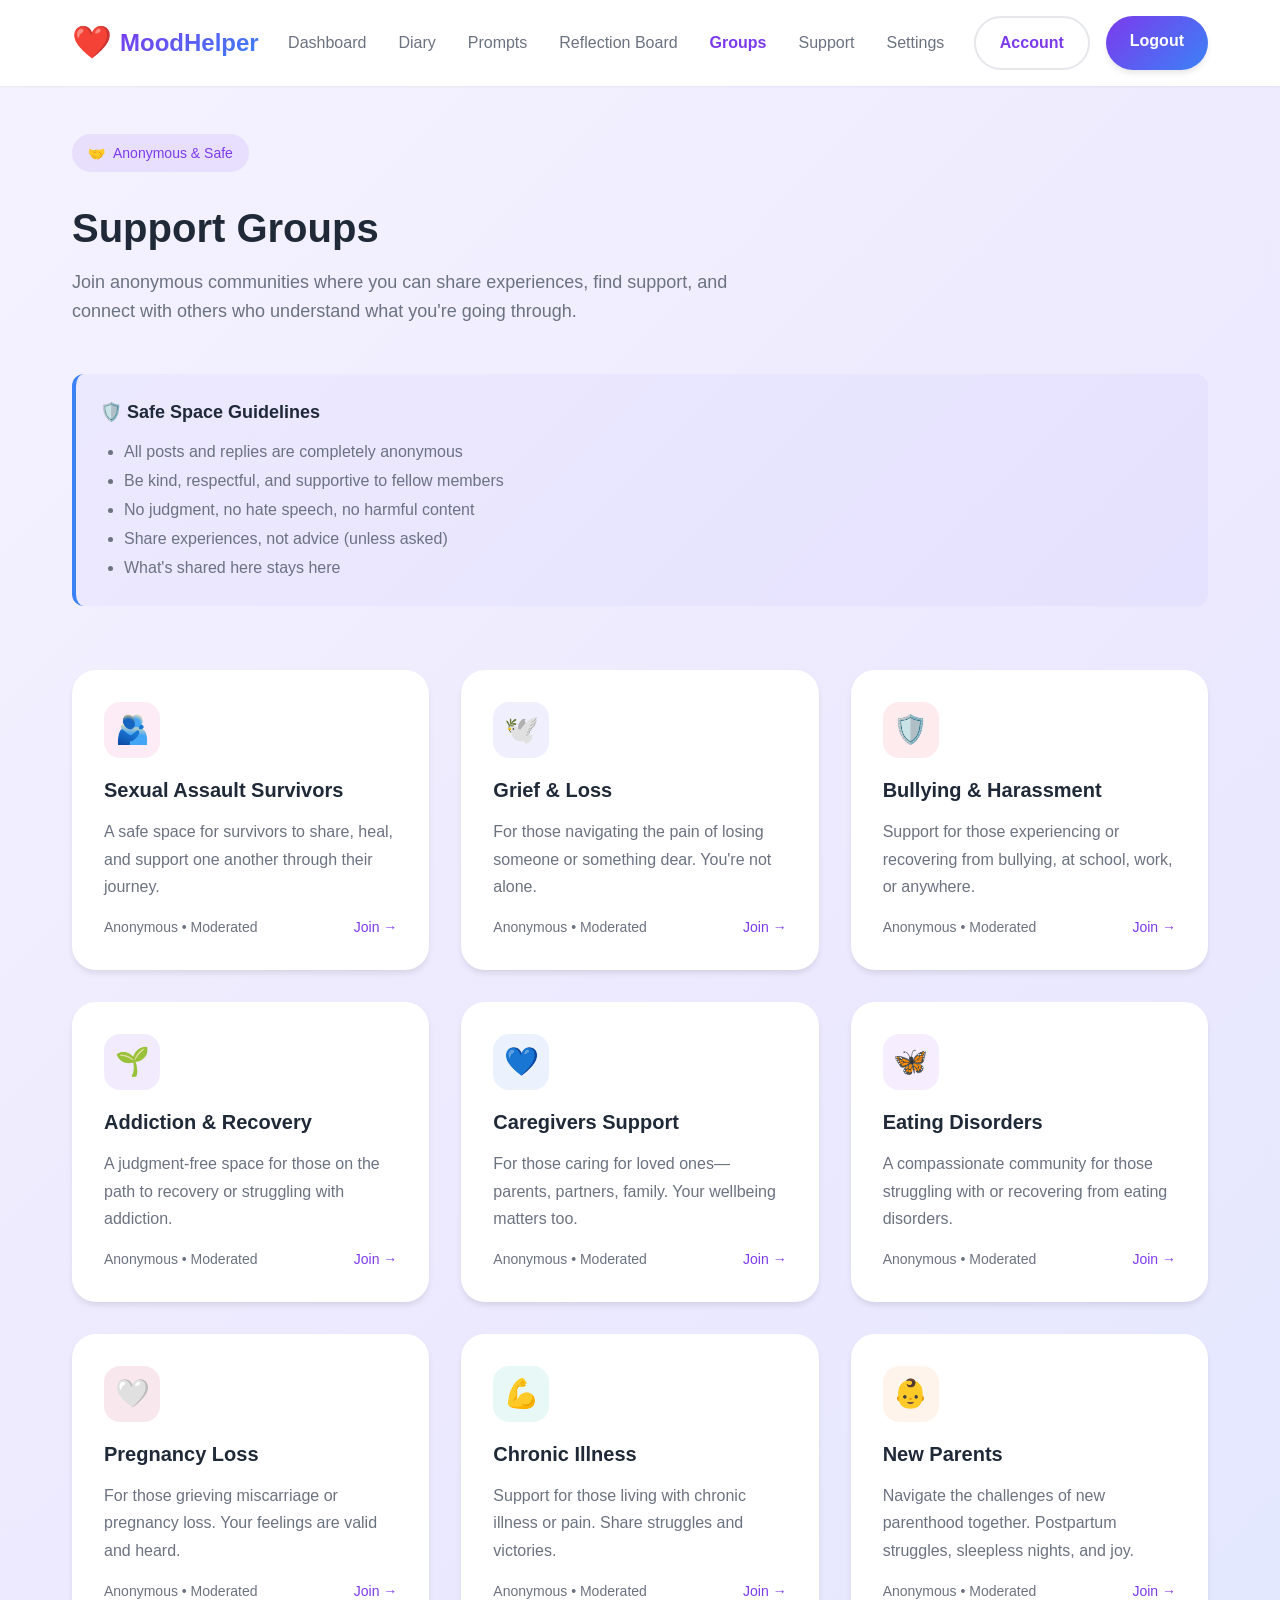
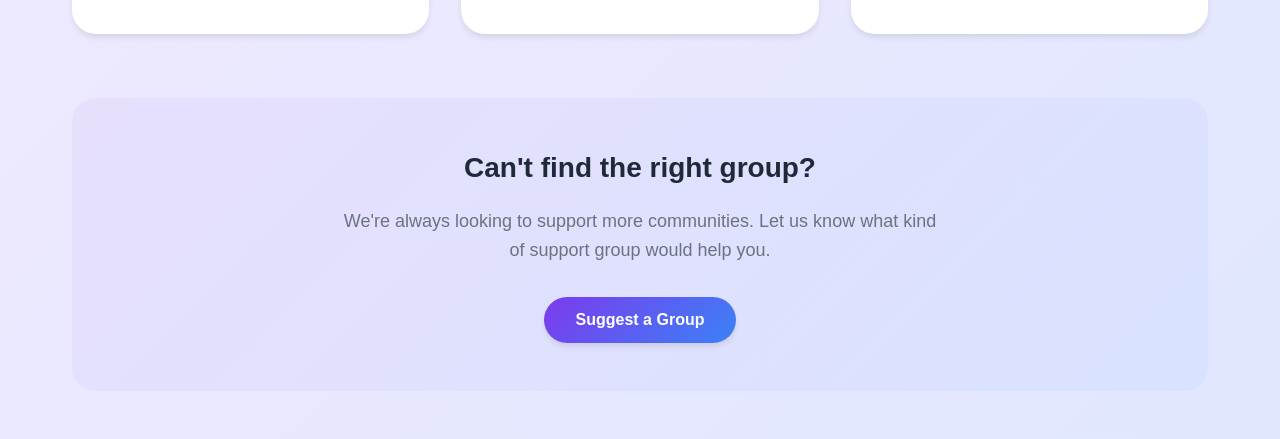
<file: groups.html>
<!DOCTYPE html>
<html lang="en">
<head>
    <meta charset="UTF-8">
    <meta name="viewport" content="width=device-width, initial-scale=1.0">
    <title>Support Groups - MoodHelper</title>
    <link rel="stylesheet" href="css/styles.css">
</head>
<body>
   
    <nav class="navbar">
    <div class="container">
        <a href="dashboard.html" class="logo">
            <span class="logo-icon">❤️</span>
            <span class="logo-text">MoodHelper</span>
        </a>
        <ul class="nav-links">
            <li><a href="dashboard.html" class="">Dashboard</a></li>
            <li><a href="diary.html" class="">Diary</a></li>
            <li><a href="daily-prompt.html" class="">Prompts</a></li>
            <li><a href="reflection-board.html" >Reflection Board</a></li>
            <li><a href="groups.html" class="active">Groups</a></li>
            <li><a href="mood-support.html" class="">Support</a></li>
            <li><a href="settings.html" class="">Settings</a></li>
        </ul>
        <div class="nav-buttons">
            <a href="account.html" class="btn btn-secondary">Account</a>
            <a href="index.html" class="btn btn-primary">Logout</a>
        </div>
    </div>
</nav>

    <div class="container" style="padding: 3rem 2rem;">
       
        <div style="margin-bottom: 3rem;">
            <div style="display: inline-flex; align-items: center; gap: 0.5rem; background: rgba(124, 58, 237, 0.1); color: #7c3aed; padding: 0.5rem 1rem; border-radius: 2rem; font-size: 0.875rem; font-weight: 500; margin-bottom: 1.5rem;">
                <span>🤝</span>
                <span>Anonymous & Safe</span>
            </div>
            <h1 style="font-size: 2.5rem; margin-bottom: 0.5rem;">
                Support Groups
            </h1>
            <p style="font-size: 1.125rem; color: var(--text-secondary); max-width: 700px;">
                Join anonymous communities where you can share experiences, find support, and connect with others who understand what you're going through.
            </p>
        </div>

        <div style="background: rgba(99, 102, 241, 0.05); border-left: 4px solid var(--primary-blue); padding: 1.5rem; border-radius: 0.75rem; margin-bottom: 3rem;">
            <h3 style="font-size: 1.125rem; margin-bottom: 0.75rem; color: var(--text-primary);">
                🛡️ Safe Space Guidelines
            </h3>
            <ul style="color: var(--text-secondary); line-height: 1.8; margin-left: 1.5rem;">
                <li>All posts and replies are completely anonymous</li>
                <li>Be kind, respectful, and supportive to fellow members</li>
                <li>No judgment, no hate speech, no harmful content</li>
                <li>Share experiences, not advice (unless asked)</li>
                <li>What's shared here stays here</li>
            </ul>
        </div>

        
        <div class="features">
           
            <a href="group-sa.html" class="feature-card" style="text-decoration: none; color: inherit; cursor: pointer;">
                <div class="feature-icon" style="background: rgba(236, 72, 153, 0.1); color: #ec4899;">
                    🫂
                </div>
                <h3>Sexual Assault Survivors</h3>
                <p style="margin-bottom: 1rem;">
                    A safe space for survivors to share, heal, and support one another through their journey.
                </p>
                <div style="display: flex; align-items: center; justify-content: space-between; color: var(--text-secondary); font-size: 0.875rem;">
                    <span>Anonymous • Moderated</span>
                    <span style="color: var(--primary-purple);">Join →</span>
                </div>
            </a>

      
            <a href="group-grief.html" class="feature-card" style="text-decoration: none; color: inherit; cursor: pointer;">
                <div class="feature-icon" style="background: rgba(99, 102, 241, 0.1); color: #6366f1;">
                    🕊️
                </div>
                <h3>Grief & Loss</h3>
                <p style="margin-bottom: 1rem;">
                    For those navigating the pain of losing someone or something dear. You're not alone.
                </p>
                <div style="display: flex; align-items: center; justify-content: space-between; color: var(--text-secondary); font-size: 0.875rem;">
                    <span>Anonymous • Moderated</span>
                    <span style="color: var(--primary-purple);">Join →</span>
                </div>
            </a>

          
            <a href="group-bullying.html" class="feature-card" style="text-decoration: none; color: inherit; cursor: pointer;">
                <div class="feature-icon" style="background: rgba(244, 63, 94, 0.1); color: #f43f5e;">
                    🛡️
                </div>
                <h3>Bullying & Harassment</h3>
                <p style="margin-bottom: 1rem;">
                    Support for those experiencing or recovering from bullying, at school, work, or anywhere.
                </p>
                <div style="display: flex; align-items: center; justify-content: space-between; color: var(--text-secondary); font-size: 0.875rem;">
                    <span>Anonymous • Moderated</span>
                    <span style="color: var(--primary-purple);">Join →</span>
                </div>
            </a>

            <a href="group-addiction.html" class="feature-card" style="text-decoration: none; color: inherit; cursor: pointer;">
                <div class="feature-icon" style="background: rgba(124, 58, 237, 0.1); color: #7c3aed;">
                    🌱
                </div>
                <h3>Addiction & Recovery</h3>
                <p style="margin-bottom: 1rem;">
                    A judgment-free space for those on the path to recovery or struggling with addiction.
                </p>
                <div style="display: flex; align-items: center; justify-content: space-between; color: var(--text-secondary); font-size: 0.875rem;">
                    <span>Anonymous • Moderated</span>
                    <span style="color: var(--primary-purple);">Join →</span>
                </div>
            </a>

            <a href="group-caregivers.html" class="feature-card" style="text-decoration: none; color: inherit; cursor: pointer;">
                <div class="feature-icon" style="background: rgba(59, 130, 246, 0.1); color: #3b82f6;">
                    💙
                </div>
                <h3>Caregivers Support</h3>
                <p style="margin-bottom: 1rem;">
                    For those caring for loved ones—parents, partners, family. Your wellbeing matters too.
                </p>
                <div style="display: flex; align-items: center; justify-content: space-between; color: var(--text-secondary); font-size: 0.875rem;">
                    <span>Anonymous • Moderated</span>
                    <span style="color: var(--primary-purple);">Join →</span>
                </div>
            </a>

            <a href="group-eating-disorders.html" class="feature-card" style="text-decoration: none; color: inherit; cursor: pointer;">
                <div class="feature-icon" style="background: rgba(168, 85, 247, 0.1); color: #a855f7;">
                    🦋
                </div>
                <h3>Eating Disorders</h3>
                <p style="margin-bottom: 1rem;">
                    A compassionate community for those struggling with or recovering from eating disorders.
                </p>
                <div style="display: flex; align-items: center; justify-content: space-between; color: var(--text-secondary); font-size: 0.875rem;">
                    <span>Anonymous • Moderated</span>
                    <span style="color: var(--primary-purple);">Join →</span>
                </div>
            </a>

           
            <a href="group-miscarriage.html" class="feature-card" style="text-decoration: none; color: inherit; cursor: pointer;">
                <div class="feature-icon" style="background: rgba(190, 24, 93, 0.1); color: #be185d;">
                    🤍
                </div>
                <h3>Pregnancy Loss</h3>
                <p style="margin-bottom: 1rem;">
                    For those grieving miscarriage or pregnancy loss. Your feelings are valid and heard.
                </p>
                <div style="display: flex; align-items: center; justify-content: space-between; color: var(--text-secondary); font-size: 0.875rem;">
                    <span>Anonymous • Moderated</span>
                    <span style="color: var(--primary-purple);">Join →</span>
                </div>
            </a>

           
            
            <a href="group-chronic-illness.html" class="feature-card" style="text-decoration: none; color: inherit; cursor: pointer;">
                <div class="feature-icon" style="background: rgba(20, 184, 166, 0.1); color: #14b8a6;">
                    💪
                </div>
                <h3>Chronic Illness</h3>
                <p style="margin-bottom: 1rem;">
                    Support for those living with chronic illness or pain. Share struggles and victories.
                </p>
                <div style="display: flex; align-items: center; justify-content: space-between; color: var(--text-secondary); font-size: 0.875rem;">
                    <span>Anonymous • Moderated</span>
                    <span style="color: var(--primary-purple);">Join →</span>
                </div>
            </a>

            
            <a href="group-new-parents.html" class="feature-card" style="text-decoration: none; color: inherit; cursor: pointer;">
                <div class="feature-icon" style="background: rgba(251, 146, 60, 0.1); color: #fb923c;">
                    👶
                </div>
                <h3>New Parents</h3>
                <p style="margin-bottom: 1rem;">
                    Navigate the challenges of new parenthood together. Postpartum struggles, sleepless nights, and joy.
                </p>
                <div style="display: flex; align-items: center; justify-content: space-between; color: var(--text-secondary); font-size: 0.875rem;">
                    <span>Anonymous • Moderated</span>
                    <span style="color: var(--primary-purple);">Join →</span>
                </div>
            </a>
        </div>

   
        <div style="margin-top: 4rem; text-align: center; padding: 3rem 2rem; background: linear-gradient(135deg, rgba(124, 58, 237, 0.05), rgba(59, 130, 246, 0.05)); border-radius: 1.5rem;">
            <h2 style="font-size: 1.75rem; margin-bottom: 1rem;">
                Can't find the right group?
            </h2>
            <p style="color: var(--text-secondary); font-size: 1.125rem; max-width: 600px; margin: 0 auto 2rem;">
                We're always looking to support more communities. Let us know what kind of support group would help you.
            </p>
            <button class="btn btn-primary" style="padding: 0.875rem 2rem;">
                Suggest a Group
            </button>
        </div>
    </div>

    <script src="js/main.js"></script>
</body>
</html>
</file>
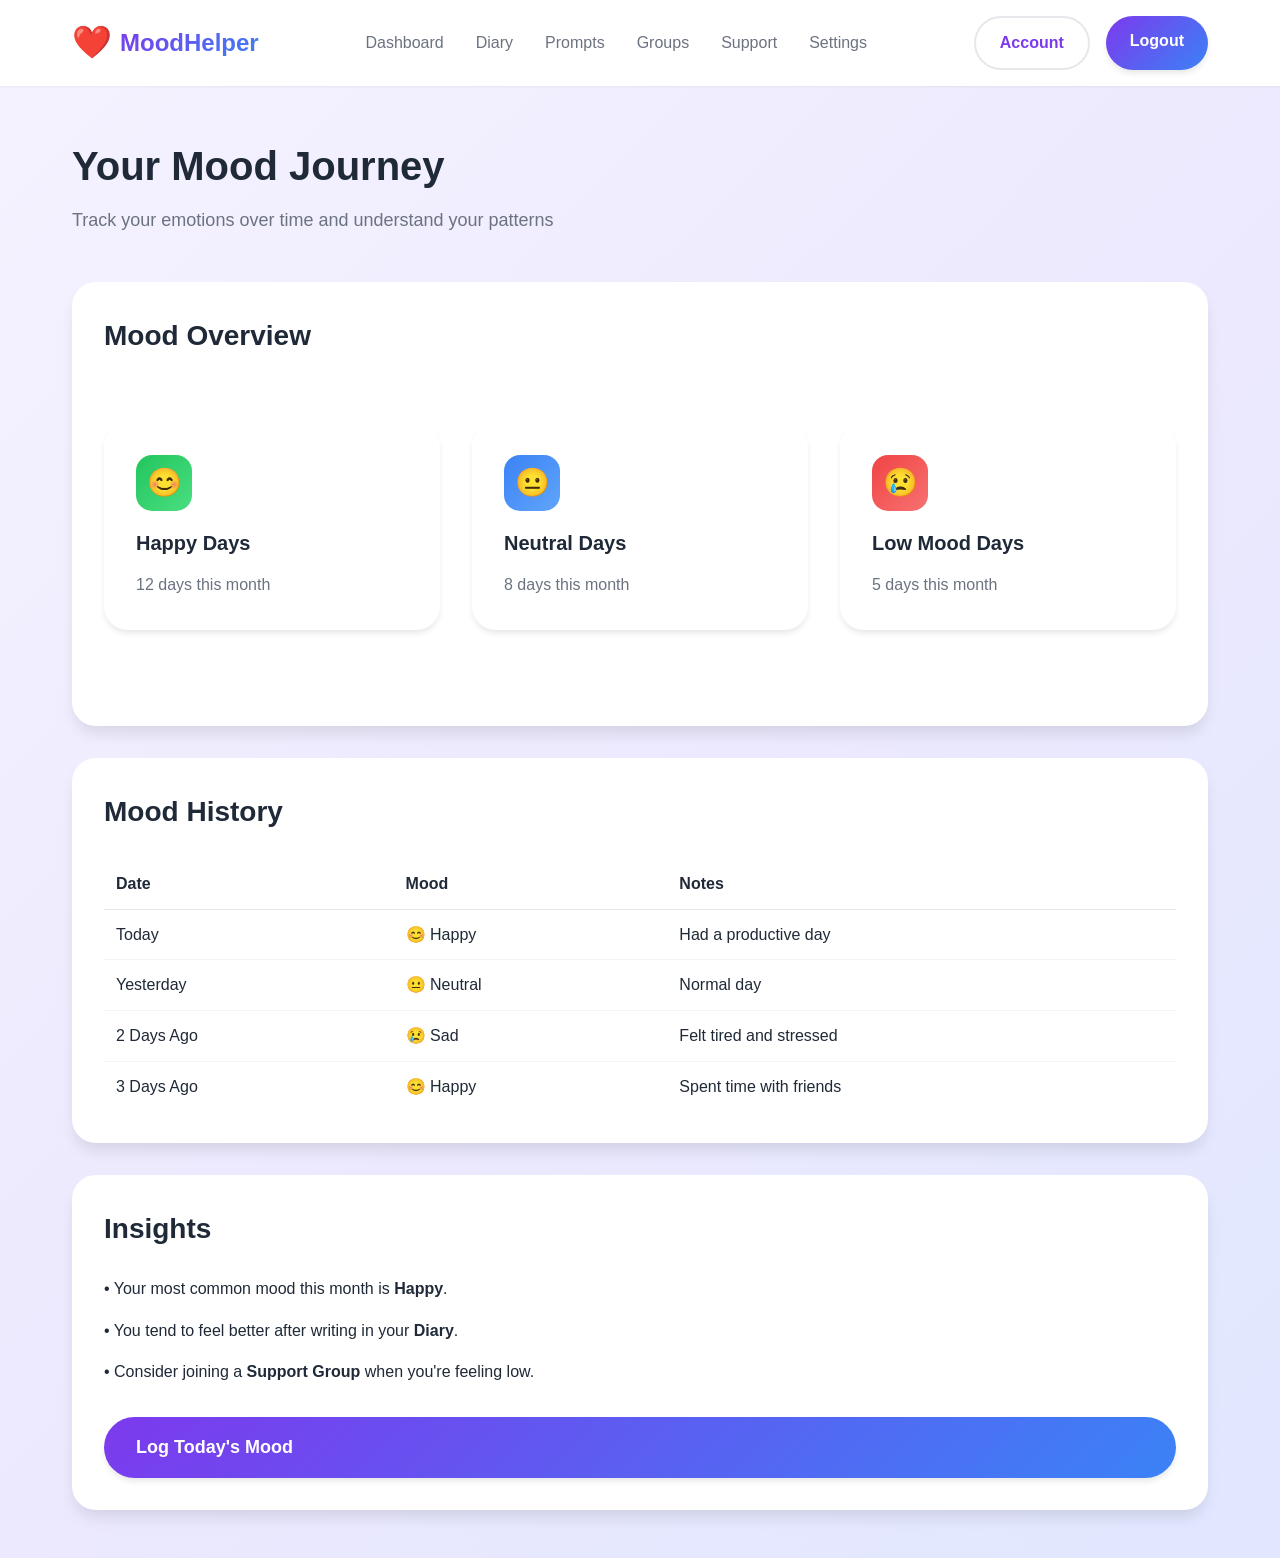
<file: mood-tracking.html>
<!DOCTYPE html>
<html lang="en">
<head>
<meta charset="UTF-8">
<meta name="viewport" content="width=device-width, initial-scale=1.0">
<title>Mood Tracking - MoodHelper</title>

<link rel="stylesheet" href="css/styles.css">

</head>

<body>

<nav class="navbar">
<div class="container">

<a href="dashboard.html" class="logo">
<span class="logo-icon">❤️</span>
<span class="logo-text">MoodHelper</span>
</a>

<ul class="nav-links">
<li><a href="dashboard.html">Dashboard</a></li>
<li><a href="diary.html">Diary</a></li>
<li><a href="daily-prompt.html">Prompts</a></li>
<li><a href="groups.html">Groups</a></li>
<li><a href="mood-support.html">Support</a></li>
<li><a href="settings.html">Settings</a></li>
</ul>

<div class="nav-buttons">
<a href="account.html" class="btn btn-secondary">Account</a>
<a href="index.html" class="btn btn-primary">Logout</a>
</div>

</div>
</nav>

<div class="container" style="padding:3rem 2rem;">

<div style="margin-bottom:3rem;">
<h1 style="font-size:2.5rem; margin-bottom:0.5rem;">
Your Mood Journey
</h1>

<p style="font-size:1.125rem; color:var(--text-secondary);">
Track your emotions over time and understand your patterns
</p>
</div>


<div class="card" style="margin-bottom:2rem;">

<h2 style="margin-bottom:1rem;">Mood Overview</h2>

<div class="features">

<div class="feature-card">
<div class="feature-icon" style="background:linear-gradient(135deg,#22c55e,#4ade80); color:white;">
😊
</div>
<h3>Happy Days</h3>
<p>12 days this month</p>
</div>

<div class="feature-card">
<div class="feature-icon" style="background:linear-gradient(135deg,#3b82f6,#60a5fa); color:white;">
😐
</div>
<h3>Neutral Days</h3>
<p>8 days this month</p>
</div>

<div class="feature-card">
<div class="feature-icon" style="background:linear-gradient(135deg,#ef4444,#f87171); color:white;">
😢
</div>
<h3>Low Mood Days</h3>
<p>5 days this month</p>
</div>

</div>

</div>


<div class="card" style="margin-bottom:2rem;">

<h2 style="margin-bottom:1.5rem;">Mood History</h2>

<table style="width:100%; border-collapse:collapse;">

<thead>
<tr style="border-bottom:1px solid #e5e7eb; text-align:left;">
<th style="padding:0.75rem;">Date</th>
<th style="padding:0.75rem;">Mood</th>
<th style="padding:0.75rem;">Notes</th>
</tr>
</thead>

<tbody>

<tr style="border-bottom:1px solid #f1f5f9;">
<td style="padding:0.75rem;">Today</td>
<td style="padding:0.75rem;">😊 Happy</td>
<td style="padding:0.75rem;">Had a productive day</td>
</tr>

<tr style="border-bottom:1px solid #f1f5f9;">
<td style="padding:0.75rem;">Yesterday</td>
<td style="padding:0.75rem;">😐 Neutral</td>
<td style="padding:0.75rem;">Normal day</td>
</tr>

<tr style="border-bottom:1px solid #f1f5f9;">
<td style="padding:0.75rem;">2 Days Ago</td>
<td style="padding:0.75rem;">😢 Sad</td>
<td style="padding:0.75rem;">Felt tired and stressed</td>
</tr>

<tr>
<td style="padding:0.75rem;">3 Days Ago</td>
<td style="padding:0.75rem;">😊 Happy</td>
<td style="padding:0.75rem;">Spent time with friends</td>
</tr>

</tbody>

</table>

</div>


<div class="card">

<h2 style="margin-bottom:1.5rem;">Insights</h2>

<p style="margin-bottom:1rem;">
• Your most common mood this month is <strong>Happy</strong>.
</p>

<p style="margin-bottom:1rem;">
• You tend to feel better after writing in your <strong>Diary</strong>.
</p>

<p>
• Consider joining a <strong>Support Group</strong> when you're feeling low.
</p>

<div style="margin-top:2rem;">

<a href="dashboard.html" class="btn btn-primary btn-large" style="width:100%;">
Log Today's Mood
</a>

</div>

</div>

</div>

</body>
</html>
</file>
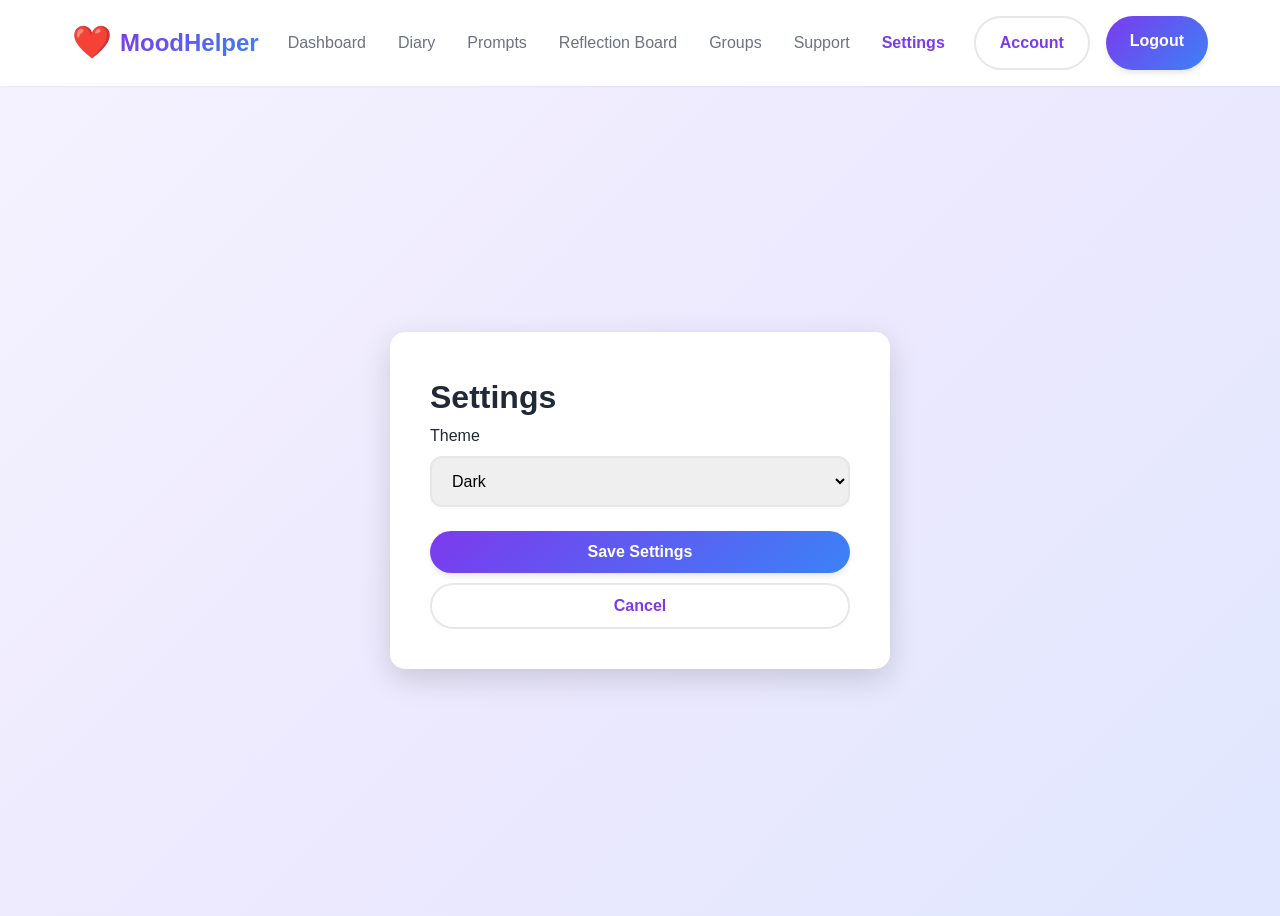
<file: settings.html>
<!-- By Antonio Karam -->
<!DOCTYPE html>
<html lang="en">
<head>
    <meta charset="UTF-8">
    <title>Settings - Moodhelper</title>
    <meta name="viewport" content="width=device-width, initial-scale=1.0">
    
    <link rel="icon" href="../Images/home/cart3.svg" type="image/x-icon">
    <link rel="stylesheet" href="css/styles.css">
    <link rel="stylesheet" href="https://cdn.jsdelivr.net/npm/bootstrap-icons@1.11.3/font/bootstrap-icons.min.css">
    <link href="https://fonts.googleapis.com/css2?family=Poppins:wght@300;400;500;600;700&display=swap" rel="stylesheet">
</head>
<body>

<nav class="navbar">
<div class="container">
<a href="dashboard.html" class="logo">
<span class="logo-icon">❤️</span>
<span class="logo-text">MoodHelper</span>
</a>

<ul class="nav-links">
<li><a href="dashboard.html">Dashboard</a></li>
<li><a href="diary.html">Diary</a></li>
<li><a href="daily-prompt.html">Prompts</a></li>
<li><a href="reflection-board.html" >Reflection Board</a></li>
<li><a href="groups.html">Groups</a></li>
<li><a href="mood-support.html" class="">Support</a></li>
<li><a href="settings.html" class="active">Settings</a></li>
</ul>

<div class="nav-buttons">
<a href="account.html" class="btn btn-secondary">Account</a>
<a href="index.html" class="btn btn-primary">Logout</a>
</div>
</div>
</nav>

    <main class="main-content">
        <div class="profile-container">
            <h1>Settings</h1>

            <form class="profile-form" onsubmit="return validateSettingsForm()">
                
                <div class="form-group">
                    <label for="theme">Theme</label>
                    <select id="theme" class="form-control">
                        <option value="light">Light</option>
                        <option value="dark" selected>Dark</option>
                    </select>
                </div>

                <button type="submit" class="btn btn-primary">Save Settings</button>
                <button type="button" class="btn btn-secondary" onclick="window.location.href='index.html'">Cancel</button>

            </form>
        </div>
    </main>

    <script>
        const mobileNavToggle = document.querySelector('.mobile-nav-toggle');
        const navbar = document.getElementById('navbar');

        mobileNavToggle.addEventListener('click', () => {
            const visibility = navbar.getAttribute('data-visible');
            if (visibility === "false") {
                navbar.setAttribute('data-visible', "true");
                mobileNavToggle.setAttribute('aria-expanded', "true");
            } else {
                navbar.setAttribute('data-visible', "false");
                mobileNavToggle.setAttribute('aria-expanded', "false");
            }
        });

        function validateSettingsForm() {
            alert("Settings saved successfully!");
            return false; // prevent actual submission for now
        }
    </script>

</body>
</html>
</file>
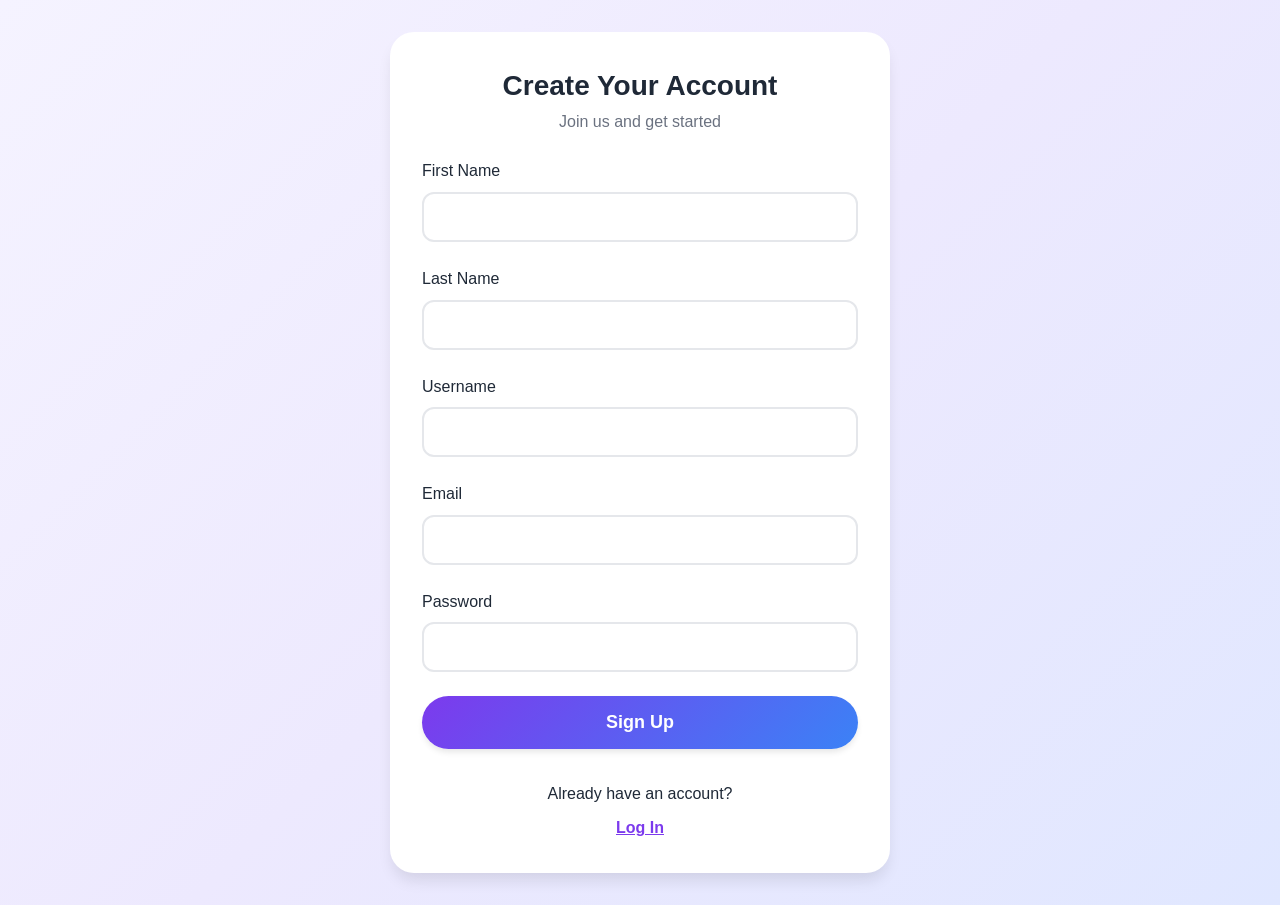
<file: signup.html>
<!DOCTYPE html>
<html lang="en">
<head>
    <meta charset="UTF-8">
    <title>Sign Up - MoodHelper</title>
    <meta name="viewport" content="width=device-width, initial-scale=1.0">
    
    <link rel="stylesheet" href="css/styles.css">
</head>

<body>

    <div class="auth-wrapper">
        
        <div class="card fade-in" style="max-width: 500px; width:100%;">
            
            <div class="text-center mb-3">
                <h2 class="gradient-text">Create Your Account</h2>
                <p class="mb-2" style="color: var(--text-secondary);">
                    Join us and get started
                </p>
            </div>

            <!-- No backend for now -->
            <form onsubmit="return validateForm()">

                <div class="form-group">
                    <label for="Fname">First Name</label>
                    <input type="text" id="Fname" name="Fname" class="form-control" required>
                </div>

                <div class="form-group">
                    <label for="Lname">Last Name</label>
                    <input type="text" id="Lname" name="Lname" class="form-control" required>
                </div>


                <div class="form-group">
                    <label for="username">Username</label>
                    <input type="text" id="username" name="username" class="form-control" required>
                </div>

                <div class="form-group">
                    <label for="email">Email</label>
                    <input type="email" id="email" name="email" class="form-control" required>
                </div>

                <div class="form-group">
                    <label for="password">Password</label>
                    <input type="password" id="password" name="password" class="form-control" required>
                </div>


                <button type="submit" class="btn btn-primary btn-large" style="width:100%;">
                    Sign Up
                </button>

            </form>

            <div class="text-center mt-4">
                <p class="mb-1">Already have an account?</p>
                <a href="Login.html" style="color: var(--primary-purple); font-weight:600;">
                    Log In
                </a>
            </div>

        </div>
    </div>


    <script>
        function validateForm() {
            const fname = document.getElementById("Fname").value.trim();
            const lname = document.getElementById("Lname").value.trim();
            const email = document.getElementById("email").value.trim();
            const phone = document.getElementById("Pnumber").value.trim();
            const password = document.getElementById("password").value;

            if (!fname || !lname || !email || !phone || !password) {
                alert("All required fields must be filled.");
                return false;
            }

            const emailPattern = /^[a-zA-Z0-9._-]+@[a-zA-Z0-9.-]+\.[a-zA-Z]{2,6}$/;
            if (!emailPattern.test(email)) {
                alert("Please enter a valid email address.");
                return false;
            }

            if (password.length < 6) {
                alert("Password must be at least 6 characters.");
                return false;
            }

            return false; // prevent submission (no backend yet)
        }
    </script>

</body>
</html>
</file>
<file: css/styles.css>
* {
    margin: 0;
    padding: 0;
    box-sizing: border-box;
}

:root {
    --primary-purple: #7c3aed;
    --primary-blue: #3b82f6;
    --secondary-purple: #a78bfa;
    --secondary-blue: #60a5fa;
    --background-light: #f8f7ff;
    --background-gradient: linear-gradient(135deg, #f5f3ff 0%, #ede9fe 50%, #e0e7ff 100%);
    --text-primary: #1f2937;
    --text-secondary: #6b7280;
    --white: #ffffff;
    --border-light: #e5e7eb;
    --shadow-sm: 0 1px 2px 0 rgba(0, 0, 0, 0.05);
    --shadow-md: 0 4px 6px -1px rgba(0, 0, 0, 0.1);
    --shadow-lg: 0 10px 15px -3px rgba(0, 0, 0, 0.1);
    --shadow-xl: 0 20px 25px -5px rgba(0, 0, 0, 0.1);
    
    --calm-bg: linear-gradient(135deg, #f0fdf4 0%, #dcfce7 50%, #dbeafe 100%);
    --calm-primary: #10b981;
    --calm-secondary: #6ee7b7;
    --calm-text: #064e3b;
}

body {
    font-family: 'Segoe UI', Tahoma, Geneva, Verdana, sans-serif;
    background: var(--background-gradient);
    color: var(--text-primary);
    line-height: 1.6;
    min-height: 100vh;
}

body.calm-theme {
    background: var(--calm-bg);
}

body.calm-theme .gradient-bg {
    background: linear-gradient(135deg, var(--calm-primary), var(--calm-secondary)) !important;
}

body.calm-theme .btn-primary {
    background: linear-gradient(135deg, var(--calm-primary), var(--calm-secondary)) !important;
}

.navbar {
    background: var(--white);
    box-shadow: var(--shadow-sm);
    position: sticky;
    top: 0;
    z-index: 1000;
    padding: 1rem 0;
}

.navbar .container {
    max-width: 1200px;
    margin: 0 auto;
    padding: 0 2rem;
    display: flex;
    justify-content: space-between;
    align-items: center;
}

.logo {
    display: flex;
    align-items: center;
    gap: 0.5rem;
    text-decoration: none;
}

.logo-icon {
    font-size: 2rem;
}

.logo-text {
    font-size: 1.5rem;
    font-weight: 600;
    background: linear-gradient(135deg, var(--primary-purple), var(--primary-blue));
    -webkit-background-clip: text;
    -webkit-text-fill-color: transparent;
    background-clip: text;
}

.nav-links {
    display: flex;
    gap: 2rem;
    list-style: none;
    align-items: center;
}

.nav-links a {
    text-decoration: none;
    color: var(--text-secondary);
    font-weight: 500;
    transition: color 0.3s ease;
}

.nav-links a:hover {
    color: var(--primary-purple);
}

.nav-links a.active {
    color: var(--primary-purple);
    font-weight: 600;
}

.nav-buttons {
    display: flex;
    gap: 1rem;
}

.btn {
    padding: 0.75rem 1.5rem;
    border: none;
    border-radius: 2rem;
    font-weight: 600;
    cursor: pointer;
    transition: all 0.3s ease;
    text-decoration: none;
    display: inline-block;
    font-size: 1rem;
}

.btn-primary {
    background: linear-gradient(135deg, var(--primary-purple), var(--primary-blue));
    color: var(--white);
    box-shadow: var(--shadow-md);
}

.btn-primary:hover {
    transform: translateY(-2px);
    box-shadow: var(--shadow-lg);
}

.btn-secondary {
    background: transparent;
    color: var(--primary-purple);
    border: 2px solid var(--border-light);
}

.btn-secondary:hover {
    border-color: var(--primary-purple);
}

.btn-large {
    padding: 1rem 2rem;
    font-size: 1.125rem;
}

.container {
    max-width: 1200px;
    margin: 0 auto;
    padding: 0 2rem;
}

.hero {
    text-align: center;
    padding: 5rem 0;
}

.hero-badge {
    display: inline-flex;
    align-items: center;
    gap: 0.5rem;
    background: rgba(124, 58, 237, 0.1);
    color: var(--primary-purple);
    padding: 0.5rem 1rem;
    border-radius: 2rem;
    font-size: 0.875rem;
    font-weight: 500;
    margin-bottom: 2rem;
}

.hero h1 {
    font-size: 3.5rem;
    font-weight: 700;
    margin-bottom: 1.5rem;
    line-height: 1.2;
}

.hero .gradient-text {
    background: linear-gradient(135deg, var(--primary-purple), var(--primary-blue));
    -webkit-background-clip: text;
    -webkit-text-fill-color: transparent;
    background-clip: text;
}

.hero p {
    font-size: 1.25rem;
    color: var(--text-secondary);
    max-width: 700px;
    margin: 0 auto 2rem;
}

.hero-buttons {
    display: flex;
    gap: 1rem;
    justify-content: center;
    flex-wrap: wrap;
}

.features {
    display: grid;
    grid-template-columns: repeat(auto-fit, minmax(300px, 1fr));
    gap: 2rem;
    margin: 4rem 0;
}

.feature-card {
    background: var(--white);
    padding: 2rem;
    border-radius: 1.5rem;
    box-shadow: var(--shadow-md);
    transition: all 0.3s ease;
}

.feature-card:hover {
    transform: translateY(-5px);
    box-shadow: var(--shadow-xl);
}

.feature-icon {
    width: 3.5rem;
    height: 3.5rem;
    border-radius: 1rem;
    display: flex;
    align-items: center;
    justify-content: center;
    font-size: 1.75rem;
    margin-bottom: 1rem;
}

.feature-card h3 {
    font-size: 1.25rem;
    margin-bottom: 0.75rem;
}

.feature-card p {
    color: var(--text-secondary);
    line-height: 1.7;
}

.cta-section {
    background: linear-gradient(135deg, var(--primary-purple), var(--primary-blue));
    border-radius: 2rem;
    padding: 4rem 3rem;
    text-align: center;
    color: var(--white);
    margin: 4rem 0;
}

.cta-section h2 {
    font-size: 2.5rem;
    margin-bottom: 1rem;
}

.cta-section p {
    font-size: 1.125rem;
    opacity: 0.95;
    max-width: 700px;
    margin: 0 auto 2rem;
}

.cta-section .btn {
    background: var(--white);
    color: var(--primary-purple);
}

.cta-section .btn:hover {
    transform: translateY(-3px);
    box-shadow: 0 10px 20px rgba(0, 0, 0, 0.2);
}

.footer {
    background: #111827;
    color: #9ca3af;
    padding: 3rem 0;
    margin-top: 5rem;
}

.footer-content {
    display: flex;
    justify-content: space-between;
    align-items: center;
    flex-wrap: wrap;
    gap: 1rem;
}

.footer .logo-text {
    color: var(--white);
    background: none;
    -webkit-text-fill-color: white;
}

.form-group {
    margin-bottom: 1.5rem;
}

.form-group label {
    display: block;
    margin-bottom: 0.5rem;
    font-weight: 500;
    color: var(--text-primary);
}

.form-control {
    width: 100%;
    padding: 0.875rem 1rem;
    border: 2px solid var(--border-light);
    border-radius: 0.75rem;
    font-size: 1rem;
    transition: all 0.3s ease;
    font-family: inherit;
}

.form-control:focus {
    outline: none;
    border-color: var(--primary-purple);
    box-shadow: 0 0 0 3px rgba(124, 58, 237, 0.1);
}

#userMessage {
    height: 45px;         
    min-height: 45px;
    max-height: 45px;
    resize: none;          
    overflow-y: auto;     
}

.card {
    background: var(--white);
    border-radius: 1.5rem;
    padding: 2rem;
    box-shadow: var(--shadow-lg);
}

.card-header {
    display: flex;
    align-items: center;
    gap: 1rem;
    margin-bottom: 1.5rem;
}

.card-icon {
    width: 3rem;
    height: 3rem;
    border-radius: 1rem;
    display: flex;
    align-items: center;
    justify-content: center;
    font-size: 1.5rem;
}

.card h2 {
    font-size: 1.75rem;
}
.emotion-grid {
    display: flex;
    gap: 0.75rem;
    margin: 2rem 0;
    flex-wrap: wrap;       
    overflow-x: hidden; 
    overflow: hidden !important;   
}

.emotion-btn {
    display: flex;
    flex-direction: column;
    align-items: center;
    justify-content: center;
    gap: 0.45rem;
    min-width: 0;
    flex: 1 1 120px;
    padding: 1rem 0.8rem;
    border: 2px solid var(--border-light);
    border-radius: 1rem;
    background: var(--white);
    cursor: pointer;
    transition: all 0.3s ease;
    font-size: 0.95rem;
    font-weight: 500;
    text-align: center;
}

.emotion-btn:hover {
    transform: translateY(-3px);
    box-shadow: var(--shadow-md);
}

.emotion-btn.selected {
    border-color: var(--primary-purple);
    background: rgba(124, 58, 237, 0.05);
}

.emotion-emoji {
    font-size: 2rem;
    line-height: 1;
}

.chat-container {
    background: var(--white);
    border-radius: 1.5rem;
    padding: 2rem;
    box-shadow: var(--shadow-lg);
    max-width: 800px;
    margin: 0 auto;
    position: relative;
}

.chat-messages {
    height: 400px;
    overflow-y: auto;
    overflow-x: hidden; 
    padding: 1rem;
    margin-bottom: 1.5rem;
    background: #f9fafb;
    border-radius: 1.2rem;
}

.message {
    margin-bottom: 1rem;
    padding: 1rem 1.25rem;
    border-radius: 1rem;
    max-width: 80%;
}

.message.ai {
    background: linear-gradient(135deg, rgba(124, 58, 237, 0.1), rgba(59, 130, 246, 0.1));
    margin-right: auto;
    width: fit-content;
}

.message.user {
    background: var(--primary-purple);
    color: var(--white);
    margin-left: auto;
    width: fit-content;
    padding: 0.6rem 0.9rem; 

}

#userMessage {
    white-space: normal;
    word-wrap: break-word;
    max-width: 100%;
    overflow-x: hidden;
}
.message-header {
    font-weight: 600;
    margin-bottom: 0.5rem;
    font-size: 0.875rem;
    width: fit-content;

}
#expandChatBtn {
    color: #9ca3af;   
    font-weight: 400; 
    display: block !important;
    visibility: visible !important;
}

#expandChatBtn:hover {
    color: #6b7280;
}

.diary-entries {
    display: flex;
    flex-direction: column;
    gap: 1.5rem;
}

.diary-entry {
    background: var(--white);
    padding: 1.5rem;
    border-radius: 1rem;
    border-left: 4px solid var(--primary-purple);
    box-shadow: var(--shadow-sm);
    transition: all 0.3s ease;
}

.diary-entry:hover {
    box-shadow: var(--shadow-md);
}

.diary-date {
    color: var(--text-secondary);
    font-size: 0.875rem;
    margin-bottom: 0.5rem;
}

.diary-content {
    color: var(--text-primary);
    line-height: 1.7;
}

.diary-actions {
    display: flex;
    gap: 0.75rem;
    margin-top: 1rem;
}

.btn-small {
    padding: 0.5rem 1rem;
    font-size: 0.875rem;
}

.recommendations {
    display: grid;
    grid-template-columns: repeat(auto-fit, minmax(250px, 1fr));
    gap: 1.5rem;
    margin-top: 2rem;
}

.recommendation-card {
    background: var(--white);
    padding: 1.5rem;
    border-radius: 1rem;
    box-shadow: var(--shadow-md);
    text-align: center;
    transition: all 0.3s ease;
}

.recommendation-card:hover {
    transform: translateY(-3px);
    box-shadow: var(--shadow-lg);
}

.recommendation-icon {
    font-size: 2.5rem;
    margin-bottom: 1rem;
}

.recommendation-card h3 {
    font-size: 1.125rem;
    margin-bottom: 0.75rem;
}

.recommendation-card p {
    color: var(--text-secondary);
    font-size: 0.875rem;
    margin-bottom: 1rem;
}

.text-center {
    text-align: center;
}

.mb-1 { margin-bottom: 0.5rem; }
.mb-2 { margin-bottom: 1rem; }
.mb-3 { margin-bottom: 1.5rem; }
.mb-4 { margin-bottom: 2rem; }
.mt-4 { margin-top: 2rem; }

.auth-wrapper {
    display: flex;
    justify-content: center;
    align-items: center;
    min-height: 100vh;
    padding: 2rem;
}

@media (max-width: 768px) {
    .hero h1 {
        font-size: 2.5rem;
    }
    
    .hero p {
        font-size: 1.125rem;
    }
    
    .features {
        grid-template-columns: 1fr;
    }
    
    .nav-links {
        display: none;
    }
    
    .emotion-grid {
        grid-template-columns: repeat(2, 1fr);
    }
    
    .recommendations {
        grid-template-columns: 1fr;
    }
}

@keyframes fadeIn {
    from {
        opacity: 0;
        transform: translateY(20px);
    }
    to {
        opacity: 1;
        transform: translateY(0);
    }
}

.fade-in {
    animation: fadeIn 0.6s ease-out;
}

.loading {
    display: inline-block;
    width: 20px;
    height: 20px;
    border: 3px solid rgba(255, 255, 255, 0.3);
    border-radius: 50%;
    border-top-color: var(--white);
    animation: spin 0.8s linear infinite;
}

@keyframes spin {
    to { transform: rotate(360deg); }
}

.main-content {
    display: flex;
    justify-content: center;  
    align-items: center;       
    min-height: calc(100vh - 70px);  
    padding: 40px 20px;
}

.profile-container {
    max-width: 500px;       
    width: 100%;
    padding: 40px;
    border-radius: 15px;
    background-color: white;
    box-shadow: 0 10px 30px rgba(0,0,0,0.15);
}

.profile-form .btn {
    width: 100%;
}

.profile-form .btn + .btn {
    margin-top: 10px;
}

.profile-form input {
    width: 100%;
    padding: 14px 16px;
    border-radius: 6px;
    border: 1px solid #ccc;
    font-size: 14px;
    font-family: 'Poppins', sans-serif;
    transition: all 0.3s ease;
}

.profile-form input:focus {
    border-color: var(--primary-purple); 
    outline: none;
    box-shadow: 0 0 0 3px rgba(129, 199, 132, 0.2);
}

.profile-form input[readonly] {
    background-color: #f5f5f5;
    cursor: not-allowed;
}


.badge-section{
    margin-top:40px;
    text-align:center;
}

.badge-section h2{
    margin-bottom:20px;
}

.badges-container{
    display:flex;
    justify-content:center;
    flex-wrap:wrap;
    gap:20px;
}

.badge-card{
    background:white;
    padding:20px;
    border-radius:12px;
    width:140px;
    text-align:center;
    box-shadow:0 2px 10px rgba(0,0,0,0.08);
    transition:transform 0.2s;
}

.badge-card:hover{
    transform:translateY(-5px);
}

.badge-card i{
    font-size:32px;
    margin-bottom:10px;
    color:#ff7a7a;
}

.badge-card span{
    display:block;
    font-size:12px;
    opacity:0.7;
}


.badge-card.locked{
    opacity:0.4;
}


.typing-dots {
    display: flex;
    gap: 5px;
    align-items: center;
    padding: 4px 0;
}

.typing-dots span {
    width: 8px;
    height: 8px;
    border-radius: 50%;
    background: var(--primary-purple);
    opacity: 0.4;
    animation: typingBounce 1.2s ease-in-out infinite;
}

.typing-dots span:nth-child(2) { animation-delay: 0.2s; }
.typing-dots span:nth-child(3) { animation-delay: 0.4s; }

@keyframes typingBounce {
    0%, 60%, 100% { transform: translateY(0); opacity: 0.4; }
    30%            { transform: translateY(-6px); opacity: 1; }
}



.nav-menu-toggle {
    display: none;
}

.hamburger {
    display: none;
    width: 30px;
    height: 22px;
    flex-direction: column;
    justify-content: space-between;
    cursor: pointer;
    z-index: 1002;
}

.hamburger span {
    height: 3px;
    width: 100%;
    background: var(--primary-purple);
    border-radius: 2px;
    transition: 0.3s;
}

@media (max-width: 768px) {

    .navbar {
        padding: 0;
    }

    .navbar .container {
        padding: 1rem;
        display: flex;
        flex-wrap: wrap;
        align-items: center;
        justify-content: space-between;
        position: relative;
    }

    .logo {
        flex: 1;
    }

    .hamburger {
        display: flex;
        margin-left: auto;
    }

    .nav-links,
    .nav-buttons {
        display: none;
        width: 100%;
        flex-direction: column;
        align-items: stretch;
        gap: 0.75rem;
        background: white;
    }

    .nav-links {
        margin-top: 1.2rem;
        padding-top: 1rem;
        border-top: 1px solid var(--border-light);
    }

    .nav-links li {
        width: 100%;
        list-style: none;
    }

    .nav-links a {
        display: block;
        width: 100%;
        text-align: center;
        padding: 0.85rem 1rem;
        border-radius: 0.9rem;
        background: rgba(124, 58, 237, 0.06);
        color: var(--text-secondary);
    }

    .nav-links a.active {
        color: var(--primary-purple);
        background: rgba(124, 58, 237, 0.12);
    }

    .nav-buttons {
        padding-top: 0.5rem;
        padding-bottom: 0.5rem;
    }

    .nav-buttons .btn {
        width: 100%;
        text-align: center;
    }

    .nav-menu-toggle:checked ~ .nav-links,
    .nav-menu-toggle:checked ~ .nav-buttons {
        display: flex;
    }

    .nav-menu-toggle:checked + .hamburger span:nth-child(1) {
        transform: translateY(9.5px) rotate(45deg);
    }

    .nav-menu-toggle:checked + .hamburger span:nth-child(2) {
        opacity: 0;
    }

    .nav-menu-toggle:checked + .hamburger span:nth-child(3) {
        transform: translateY(-9.5px) rotate(-45deg);
    }
}
@media (max-width: 768px) {
    section .card > div[style*="grid-template-columns: repeat(3, 1fr)"] {
        grid-template-columns: 1fr !important;
    }

    section .card > div[style*="grid-template-columns: repeat(6, 1fr)"] {
        grid-template-columns: repeat(2, 1fr) !important;
    }

    #previewMoodButtons {
        grid-template-columns: repeat(2, 1fr) !important;
    }

    .feature-card {
        width: 100% !important;
        max-width: 100% !important;
    }
}
.index-feature-grid {
    display: grid;
    grid-template-columns: repeat(3, 1fr);
    gap: 1.25rem;
}

@media (max-width: 768px) {
    .index-feature-grid {
        grid-template-columns: 1fr;
    }
}
</file>
